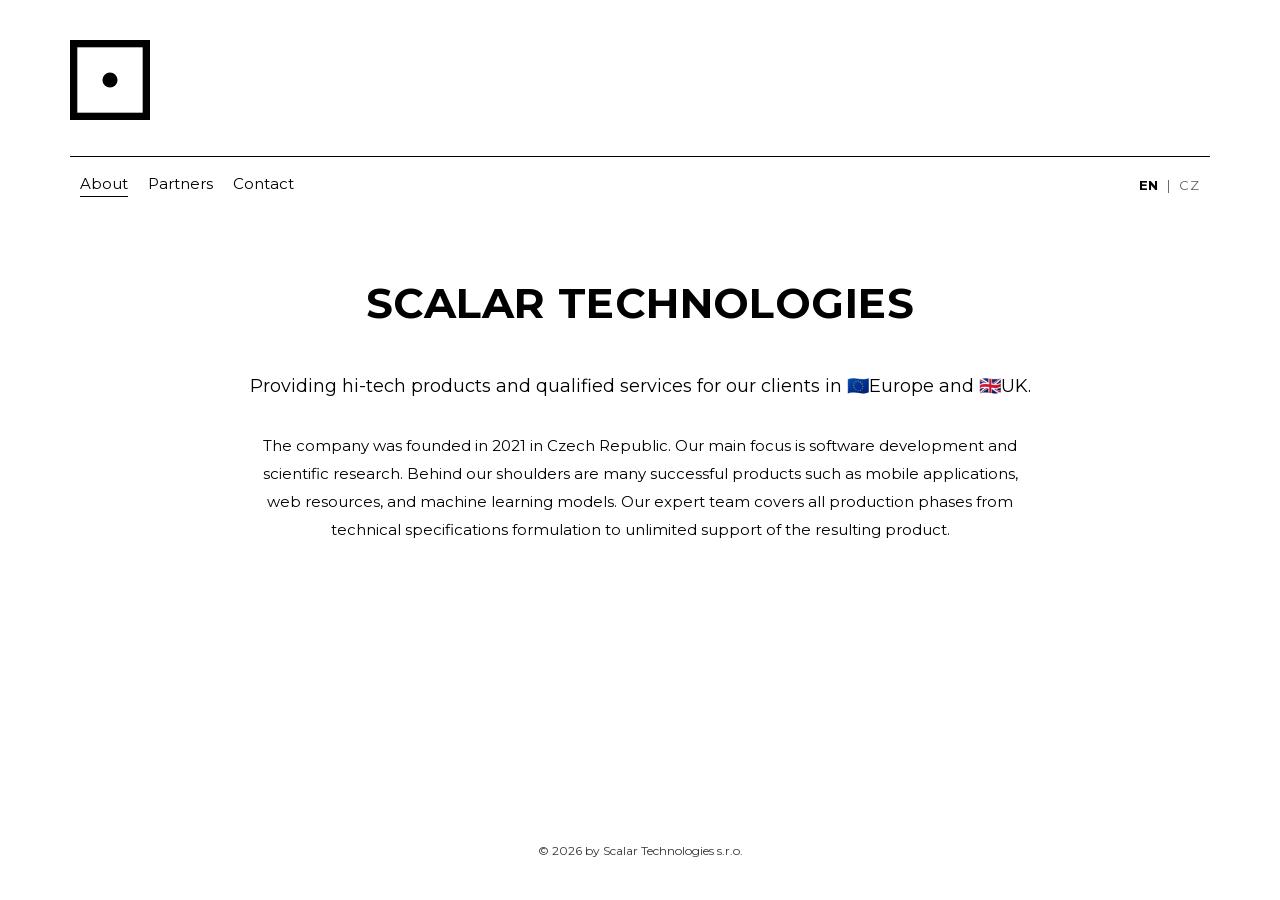
<file: index.html>
<!doctype html>
<html lang="en">
<head>
  <meta charset="utf-8">
  <meta name="viewport" content="width=device-width, initial-scale=1">
  <title>Scalar Technologies — Software development &amp; scientific research</title>
  <meta name="description" content="Scalar Technologies s.r.o. is a Prague-based company providing hi-tech products and qualified services in software development and scientific research for clients in Europe and the UK.">
  <link rel="canonical" href="https://scalar.cc/">
  <link rel="alternate" hreflang="en" href="https://scalar.cc/">
  <link rel="alternate" hreflang="cs" href="https://scalar.cc/cs/">
  <link rel="alternate" hreflang="x-default" href="https://scalar.cc/">
  <meta name="theme-color" content="#000000">

  <meta property="og:locale" content="en_US">
  <meta property="og:locale:alternate" content="cs_CZ">
  <meta property="og:type" content="website">
  <meta property="og:site_name" content="Scalar Technologies">
  <meta property="og:title" content="Scalar Technologies">
  <meta property="og:description" content="Providing hi-tech products and qualified services for our clients in Europe and UK.">
  <meta property="og:url" content="https://scalar.cc/">
  <meta property="og:image" content="https://scalar.cc/assets/img/og-image.png">
  <meta name="twitter:card" content="summary_large_image">

  <link rel="icon" href="favicon.svg" type="image/svg+xml">
  <link rel="icon" href="favicon.ico" sizes="any">
  <link rel="apple-touch-icon" href="apple-touch-icon.png">
  <link rel="preload" href="assets/fonts/montserrat-latin.woff2" as="font" type="font/woff2" crossorigin>
  <link rel="stylesheet" href="assets/css/style.css">

  <script type="application/ld+json">
  {
    "@context": "https://schema.org",
    "@type": "Organization",
    "name": "Scalar Technologies s.r.o.",
    "url": "https://scalar.cc/",
    "logo": "https://scalar.cc/assets/img/scalar-wordmark.png",
    "email": "info@scalar.cc",
    "foundingDate": "2021",
    "taxID": "CZ13979132",
    "vatID": "CZ13979132",
    "address": {
      "@type": "PostalAddress",
      "streetAddress": "Evropská 516/10",
      "addressLocality": "Praha 6 – Dejvice",
      "postalCode": "160 00",
      "addressCountry": "CZ"
    }
  }
  </script>
</head>
<body>
  <a class="skip-link" href="#main">Skip to content</a>

  <header class="site-header wrap">
    <a class="brand" href="./" aria-label="Scalar Technologies — home">
      <svg viewBox="0 0 175 175" aria-hidden="true"><rect x="8" y="8" width="159" height="159" fill="none" stroke="currentColor" stroke-width="16"/><circle cx="87.5" cy="87.5" r="16.5" fill="currentColor"/></svg>
    </a>
    <nav class="site-nav" aria-label="Main">
      <ul>
        <li><a href="./" aria-current="page">About</a></li>
        <li><a href="clients">Partners</a></li>
        <li><a href="contact">Contact</a></li>
        <li class="lang"><span aria-current="true" title="English">EN</span><a href="cs/" hreflang="cs" lang="cs" title="Česky">CZ</a></li>
      </ul>
    </nav>
  </header>

  <main id="main" class="wrap">
    <h1 class="page-title">Scalar Technologies</h1>

    <p class="lead">
      Providing hi-tech products and qualified services for our clients in
      <span class="nowrap"><span class="flag" role="img" aria-label="European Union">🇪🇺</span>Europe</span> and
      <span class="nowrap"><span class="flag" role="img" aria-label="United Kingdom">🇬🇧</span>UK.</span>
    </p>

    <div class="prose">
      <p>
        The company was founded in 2021 in Czech Republic. Our main focus is software
        development and scientific research. Behind our shoulders are many successful
        products such as mobile applications, web resources, and machine learning models.
        Our expert team covers all production phases from technical specifications
        formulation to unlimited support of the resulting product.
      </p>
    </div>
  </main>

  <footer class="site-footer wrap">
    <p class="copyright">© <span data-year>2026</span> by Scalar Technologies s.r.o.</p>
  </footer>

  <script src="assets/js/main.js" defer></script>
</body>
</html>
</file>
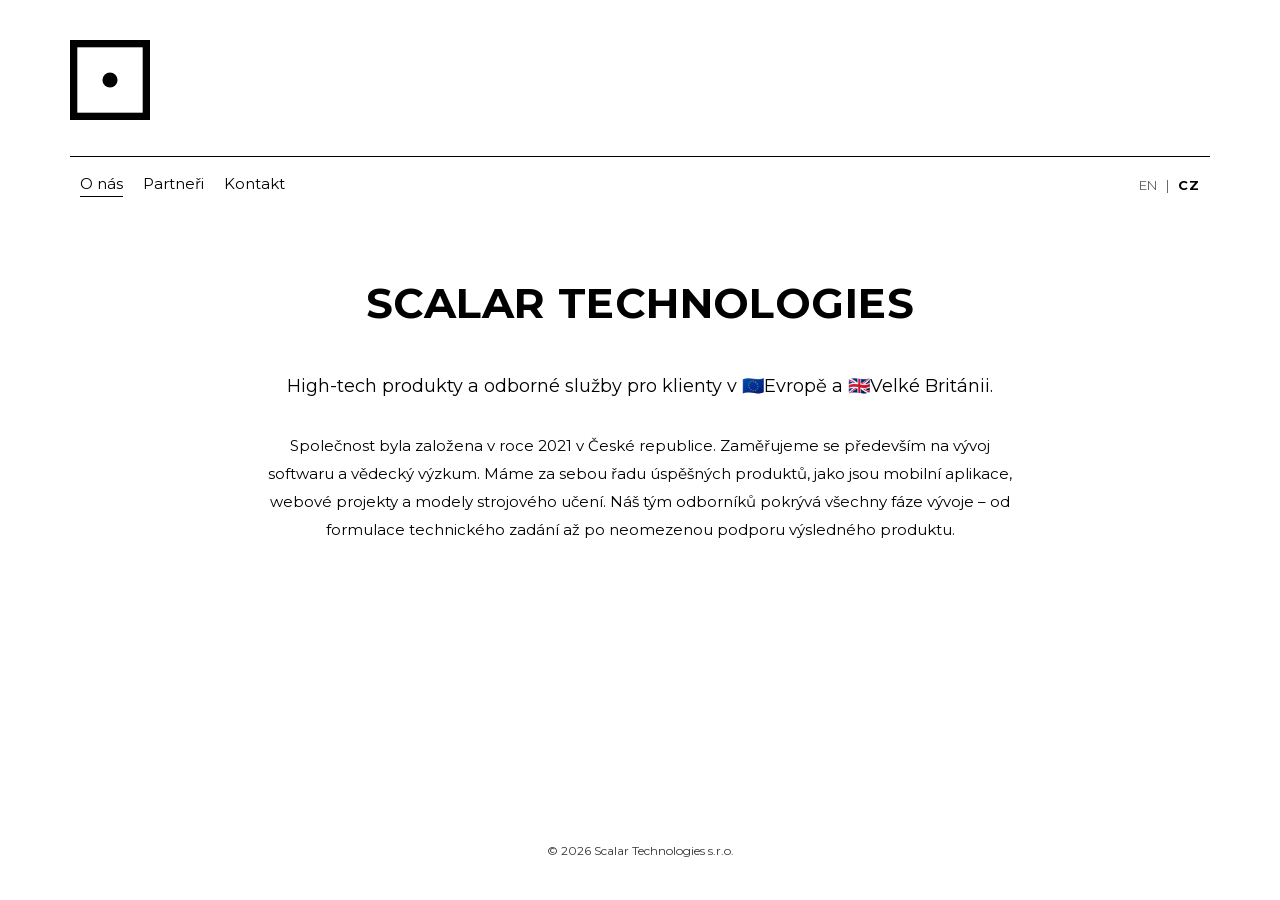
<file: cs/index.html>
<!doctype html>
<html lang="cs">
<head>
  <meta charset="utf-8">
  <meta name="viewport" content="width=device-width, initial-scale=1">
  <title>Scalar Technologies — Vývoj softwaru a vědecký výzkum</title>
  <meta name="description" content="Scalar Technologies s.r.o. je pražská společnost, která poskytuje high-tech produkty a kvalifikované služby v oblasti vývoje softwaru a vědeckého výzkumu klientům v Evropě a Velké Británii.">
  <link rel="canonical" href="https://scalar.cc/cs/">
  <link rel="alternate" hreflang="en" href="https://scalar.cc/">
  <link rel="alternate" hreflang="cs" href="https://scalar.cc/cs/">
  <link rel="alternate" hreflang="x-default" href="https://scalar.cc/">
  <meta name="theme-color" content="#000000">

  <meta property="og:locale" content="cs_CZ">
  <meta property="og:locale:alternate" content="en_US">
  <meta property="og:type" content="website">
  <meta property="og:site_name" content="Scalar Technologies">
  <meta property="og:title" content="Scalar Technologies">
  <meta property="og:description" content="High-tech produkty a odborné služby pro klienty v Evropě a Velké Británii.">
  <meta property="og:url" content="https://scalar.cc/cs/">
  <meta property="og:image" content="https://scalar.cc/assets/img/og-image.png">
  <meta name="twitter:card" content="summary_large_image">

  <link rel="icon" href="../favicon.svg" type="image/svg+xml">
  <link rel="icon" href="../favicon.ico" sizes="any">
  <link rel="apple-touch-icon" href="../apple-touch-icon.png">
  <link rel="preload" href="../assets/fonts/montserrat-latin.woff2" as="font" type="font/woff2" crossorigin>
  <link rel="stylesheet" href="../assets/css/style.css">
</head>
<body>
  <a class="skip-link" href="#main">Přejít na obsah</a>

  <header class="site-header wrap">
    <a class="brand" href="./" aria-label="Scalar Technologies — úvod">
      <svg viewBox="0 0 175 175" aria-hidden="true"><rect x="8" y="8" width="159" height="159" fill="none" stroke="currentColor" stroke-width="16"/><circle cx="87.5" cy="87.5" r="16.5" fill="currentColor"/></svg>
    </a>
    <nav class="site-nav" aria-label="Hlavní navigace">
      <ul>
        <li><a href="./" aria-current="page">O nás</a></li>
        <li><a href="klienti">Partneři</a></li>
        <li><a href="kontakt">Kontakt</a></li>
        <li class="lang"><a href="../" hreflang="en" lang="en" title="English">EN</a><span aria-current="true" title="Česky">CZ</span></li>
      </ul>
    </nav>
  </header>

  <main id="main" class="wrap">
    <h1 class="page-title">Scalar Technologies</h1>

    <p class="lead">
      High-tech produkty a odborné služby pro klienty v
      <span class="nowrap"><span class="flag" role="img" aria-label="Evropská unie">🇪🇺</span>Evropě</span> a
      <span class="nowrap"><span class="flag" role="img" aria-label="Spojené království">🇬🇧</span>Velké Británii.</span>
    </p>

    <div class="prose">
      <p>
        Společnost byla založena v roce 2021 v České republice. Zaměřujeme se především
        na vývoj softwaru a vědecký výzkum. Máme za sebou řadu úspěšných produktů, jako
        jsou mobilní aplikace, webové projekty a modely strojového učení. Náš tým
        odborníků pokrývá všechny fáze vývoje – od formulace technického zadání až po
        neomezenou podporu výsledného produktu.
      </p>
    </div>
  </main>

  <footer class="site-footer wrap">
    <p class="copyright">© <span data-year>2026</span> Scalar Technologies s.r.o.</p>
  </footer>

  <script src="../assets/js/main.js" defer></script>
</body>
</html>
</file>
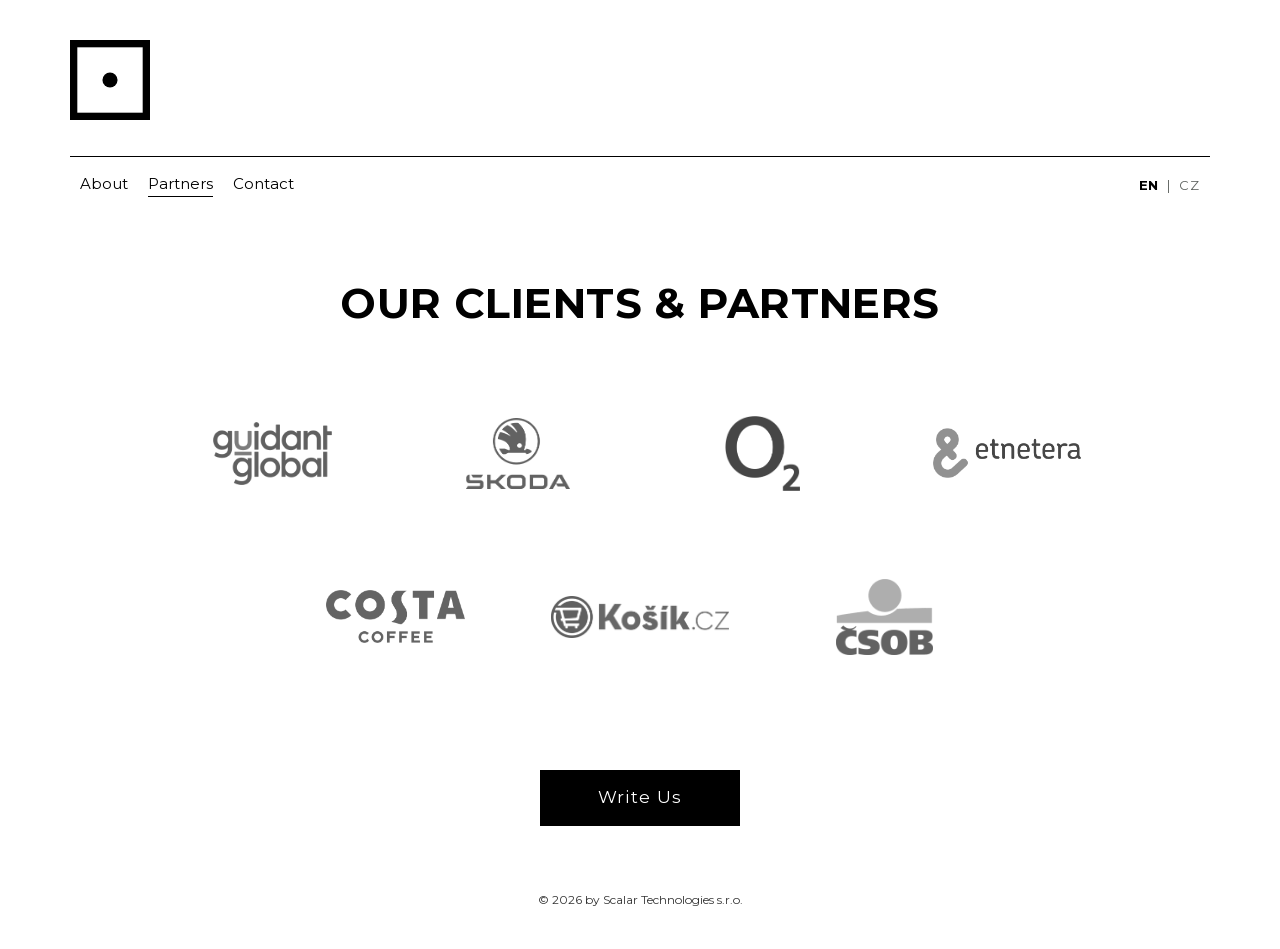
<file: clients.html>
<!doctype html>
<html lang="en">
<head>
  <meta charset="utf-8">
  <meta name="viewport" content="width=device-width, initial-scale=1">
  <title>Clients &amp; Partners — Scalar Technologies</title>
  <meta name="description" content="Companies Scalar Technologies has worked with: Guidant Global, Škoda, O2, Etnetera, Costa Coffee, Košík.cz and ČSOB.">
  <link rel="canonical" href="https://scalar.cc/clients">
  <link rel="alternate" hreflang="en" href="https://scalar.cc/clients">
  <link rel="alternate" hreflang="cs" href="https://scalar.cc/cs/klienti">
  <link rel="alternate" hreflang="x-default" href="https://scalar.cc/clients">
  <meta name="theme-color" content="#000000">

  <meta property="og:locale" content="en_US">
  <meta property="og:locale:alternate" content="cs_CZ">
  <meta property="og:type" content="website">
  <meta property="og:site_name" content="Scalar Technologies">
  <meta property="og:title" content="Our Clients &amp; Partners — Scalar Technologies">
  <meta property="og:description" content="Companies Scalar Technologies has worked with.">
  <meta property="og:url" content="https://scalar.cc/clients">
  <meta property="og:image" content="https://scalar.cc/assets/img/og-image.png">
  <meta name="twitter:card" content="summary_large_image">

  <link rel="icon" href="favicon.svg" type="image/svg+xml">
  <link rel="icon" href="favicon.ico" sizes="any">
  <link rel="apple-touch-icon" href="apple-touch-icon.png">
  <link rel="preload" href="assets/fonts/montserrat-latin.woff2" as="font" type="font/woff2" crossorigin>
  <link rel="stylesheet" href="assets/css/style.css">
</head>
<body>
  <a class="skip-link" href="#main">Skip to content</a>

  <header class="site-header wrap">
    <a class="brand" href="./" aria-label="Scalar Technologies — home">
      <svg viewBox="0 0 175 175" aria-hidden="true"><rect x="8" y="8" width="159" height="159" fill="none" stroke="currentColor" stroke-width="16"/><circle cx="87.5" cy="87.5" r="16.5" fill="currentColor"/></svg>
    </a>
    <nav class="site-nav" aria-label="Main">
      <ul>
        <li><a href="./">About</a></li>
        <li><a href="clients" aria-current="page">Partners</a></li>
        <li><a href="contact">Contact</a></li>
        <li class="lang"><span aria-current="true" title="English">EN</span><a href="cs/klienti" hreflang="cs" lang="cs" title="Česky">CZ</a></li>
      </ul>
    </nav>
  </header>

  <main id="main">
    <div class="wrap">
      <h1 class="page-title">Our Clients &amp; Partners</h1>
    </div>

    <ul class="partners wrap" aria-label="Clients and partners">
      <li><img src="assets/img/logos/guidant-global.png" alt="Guidant Global" width="316" height="166" style="--r:1.38"></li>
      <li><img src="assets/img/logos/skoda.png" alt="Škoda" width="247" height="170" style="--r:1.21"></li>
      <li><img src="assets/img/logos/o2.png" alt="O2" width="173" height="170" style="--r:0.88"></li>
      <li><img src="assets/img/logos/etnetera.png" alt="Etnetera" width="501" height="170" style="--r:1.72"></li>
      <li><img src="assets/img/logos/costa-coffee.png" alt="Costa Coffee" width="445" height="170" style="--r:1.62"></li>
      <li><img src="assets/img/logos/kosik.png" alt="Košík.cz" width="725" height="170" style="--r:2.07"></li>
      <li><img src="assets/img/logos/csob.png" alt="ČSOB" width="222" height="174" style="--r:1.13"></li>
    </ul>

    <p class="center wrap"><a class="btn" href="mailto:info@scalar.cc">Write Us</a></p>
  </main>

  <footer class="site-footer wrap">
    <p class="copyright">© <span data-year>2026</span> by Scalar Technologies s.r.o.</p>
  </footer>

  <script src="assets/js/main.js" defer></script>
</body>
</html>
</file>
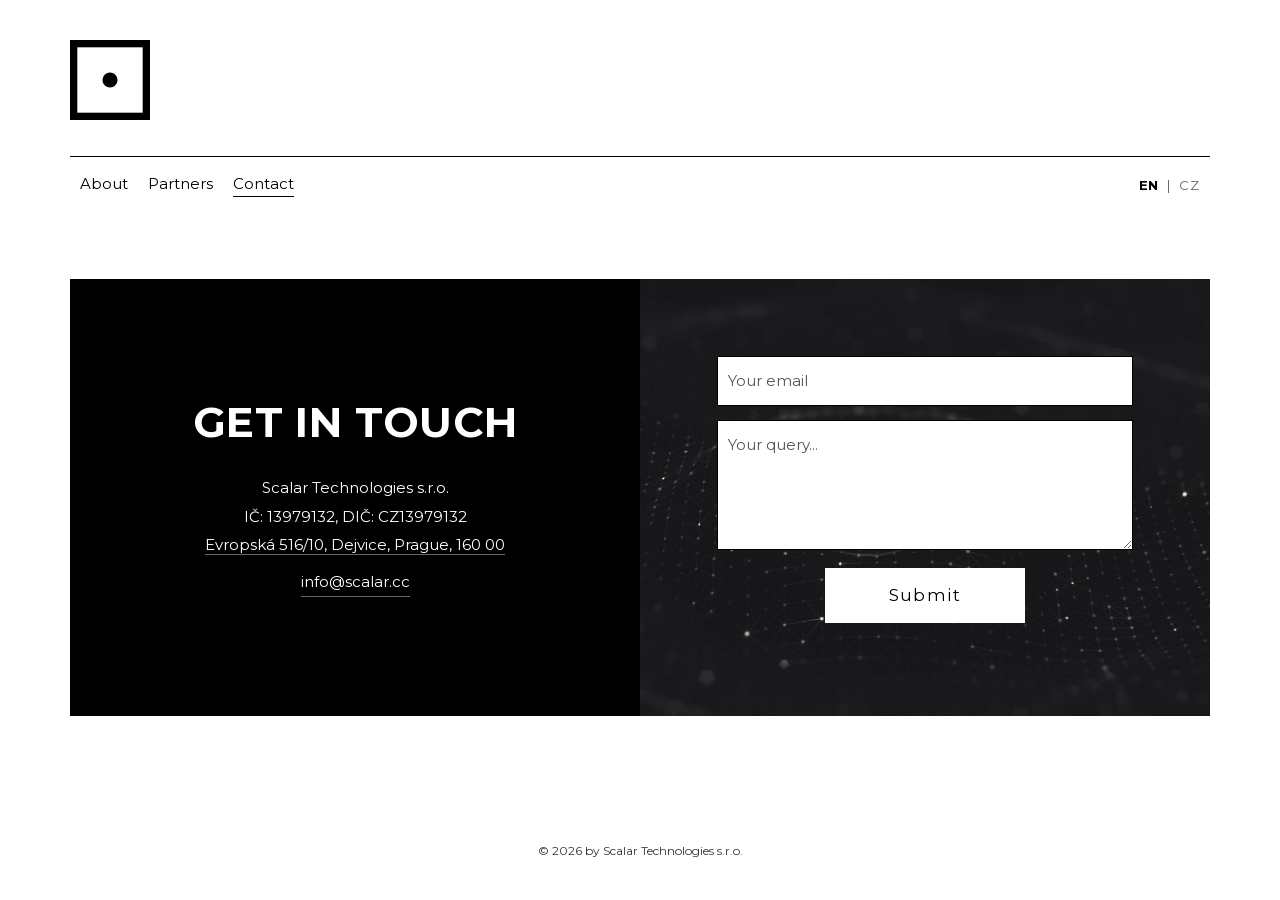
<file: contact.html>
<!doctype html>
<html lang="en">
<head>
  <meta charset="utf-8">
  <meta name="viewport" content="width=device-width, initial-scale=1">
  <title>Contact — Scalar Technologies</title>
  <meta name="description" content="Get in touch with Scalar Technologies s.r.o. — Evropská 516/10, Dejvice, Prague. info@scalar.cc">
  <link rel="canonical" href="https://scalar.cc/contact">
  <link rel="alternate" hreflang="en" href="https://scalar.cc/contact">
  <link rel="alternate" hreflang="cs" href="https://scalar.cc/cs/kontakt">
  <link rel="alternate" hreflang="x-default" href="https://scalar.cc/contact">
  <meta name="theme-color" content="#000000">

  <meta property="og:locale" content="en_US">
  <meta property="og:locale:alternate" content="cs_CZ">
  <meta property="og:type" content="website">
  <meta property="og:site_name" content="Scalar Technologies">
  <meta property="og:title" content="Contact — Scalar Technologies">
  <meta property="og:description" content="Get in touch with Scalar Technologies s.r.o.">
  <meta property="og:url" content="https://scalar.cc/contact">
  <meta property="og:image" content="https://scalar.cc/assets/img/og-image.png">
  <meta name="twitter:card" content="summary_large_image">

  <link rel="icon" href="favicon.svg" type="image/svg+xml">
  <link rel="icon" href="favicon.ico" sizes="any">
  <link rel="apple-touch-icon" href="apple-touch-icon.png">
  <link rel="preload" href="assets/fonts/montserrat-latin.woff2" as="font" type="font/woff2" crossorigin>
  <link rel="stylesheet" href="assets/css/style.css">
</head>
<body>
  <a class="skip-link" href="#main">Skip to content</a>

  <header class="site-header wrap">
    <a class="brand" href="./" aria-label="Scalar Technologies — home">
      <svg viewBox="0 0 175 175" aria-hidden="true"><rect x="8" y="8" width="159" height="159" fill="none" stroke="currentColor" stroke-width="16"/><circle cx="87.5" cy="87.5" r="16.5" fill="currentColor"/></svg>
    </a>
    <nav class="site-nav" aria-label="Main">
      <ul>
        <li><a href="./">About</a></li>
        <li><a href="clients">Partners</a></li>
        <li><a href="contact" aria-current="page">Contact</a></li>
        <li class="lang"><span aria-current="true" title="English">EN</span><a href="cs/kontakt" hreflang="cs" lang="cs" title="Česky">CZ</a></li>
      </ul>
    </nav>
  </header>

  <main id="main" class="wrap">
    <section class="contact" aria-labelledby="contact-title">
      <div class="contact__info">
        <h1 class="page-title" id="contact-title">Get in Touch</h1>
        <address>
          Scalar Technologies s.r.o.<br>
          IČ: 13979132, DIČ: CZ13979132<br>
          <a href="https://maps.google.com/?q=Evropsk%C3%A1+516%2F10%2C+160+00+Praha+6" target="_blank" rel="noopener">Evropská 516/10, Dejvice, Prague, <span class="nowrap">160 00</span></a><br>
          <a class="email" href="mailto:info@scalar.cc">info@scalar.cc</a>
        </address>
      </div>

      <div class="contact__form-wrap">
        <form class="contact-form" data-mailto-form="info@scalar.cc" action="mailto:info@scalar.cc" method="post" enctype="text/plain">
          <label for="email">Your email</label>
          <input id="email" name="email" type="email" placeholder="Your email" autocomplete="email" required>
          <label for="message">Your query</label>
          <textarea id="message" name="message" placeholder="Your query..." required></textarea>
          <button class="btn btn--light" type="submit">Submit</button>
          <p class="form-note" data-form-note aria-live="polite"></p>
        </form>
      </div>
    </section>
  </main>

  <footer class="site-footer wrap">
    <p class="copyright">© <span data-year>2026</span> by Scalar Technologies s.r.o.</p>
  </footer>

  <script src="assets/js/main.js" defer></script>
</body>
</html>
</file>
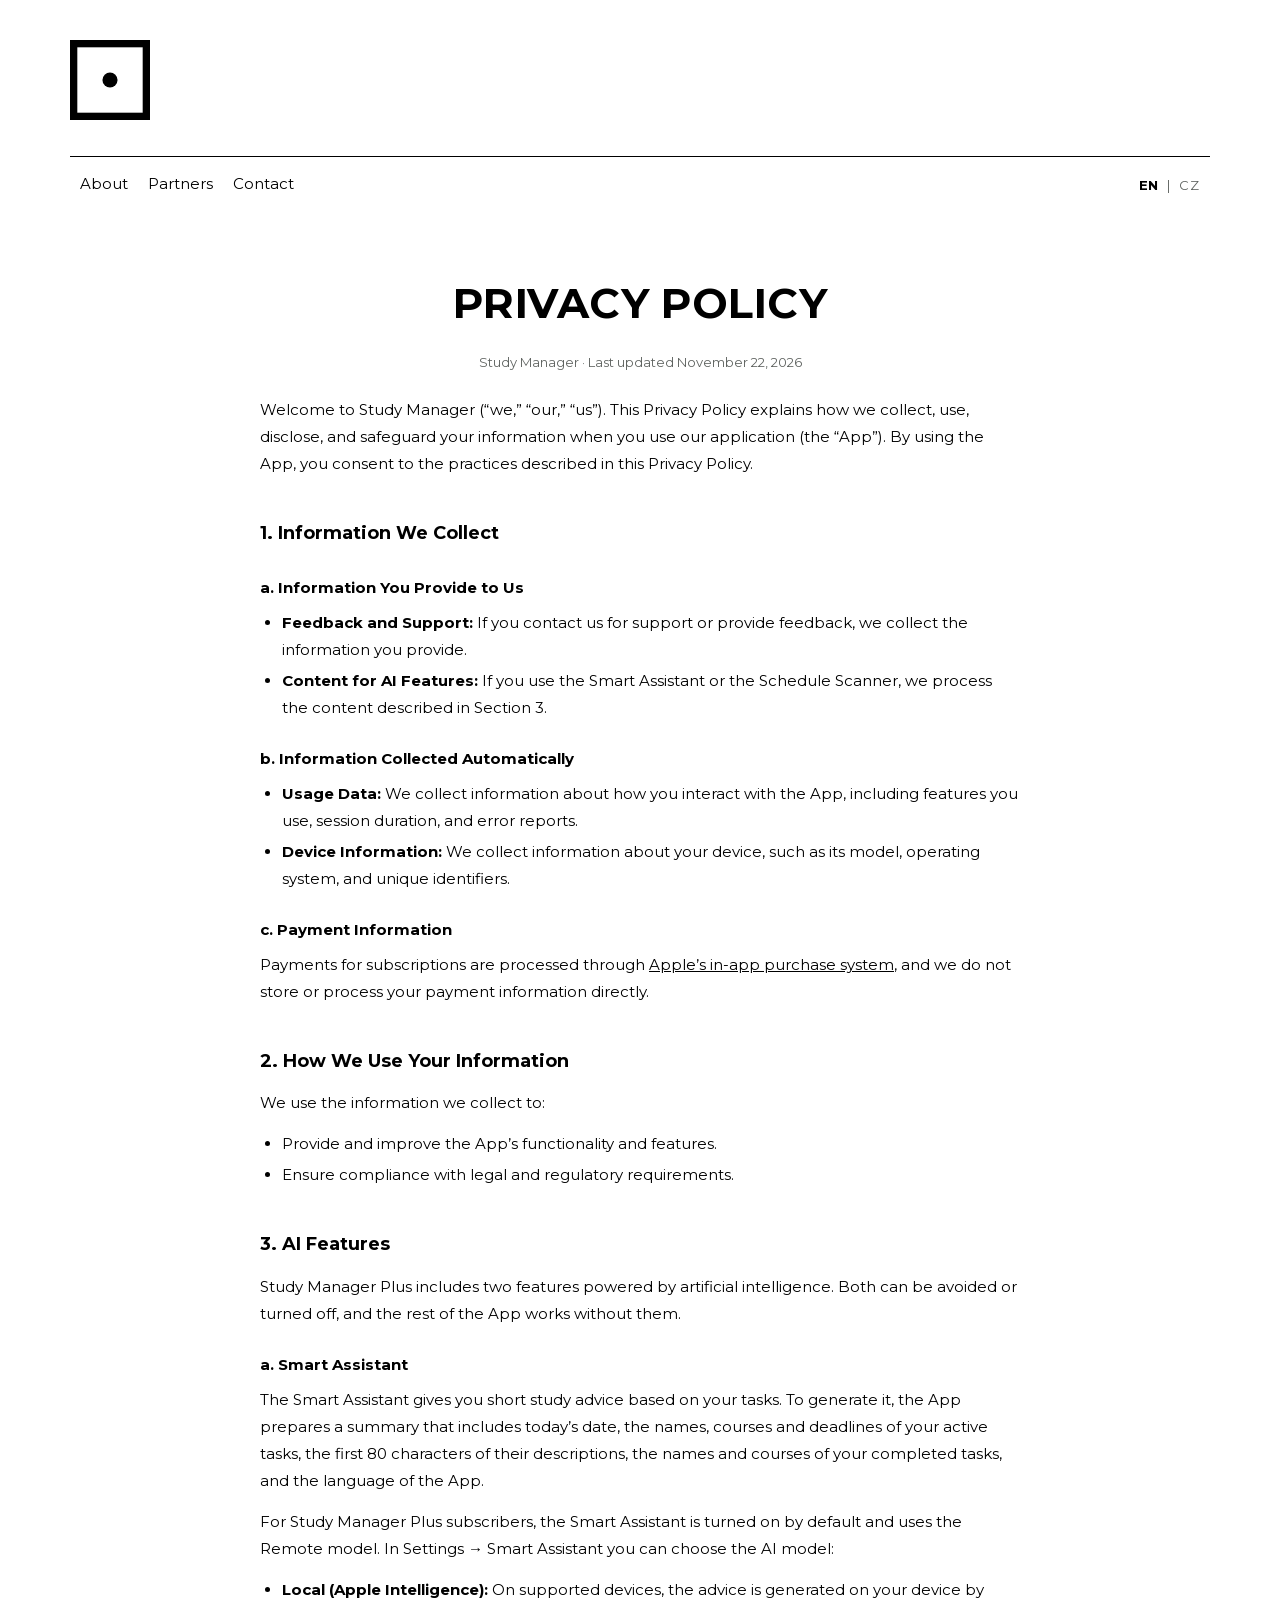
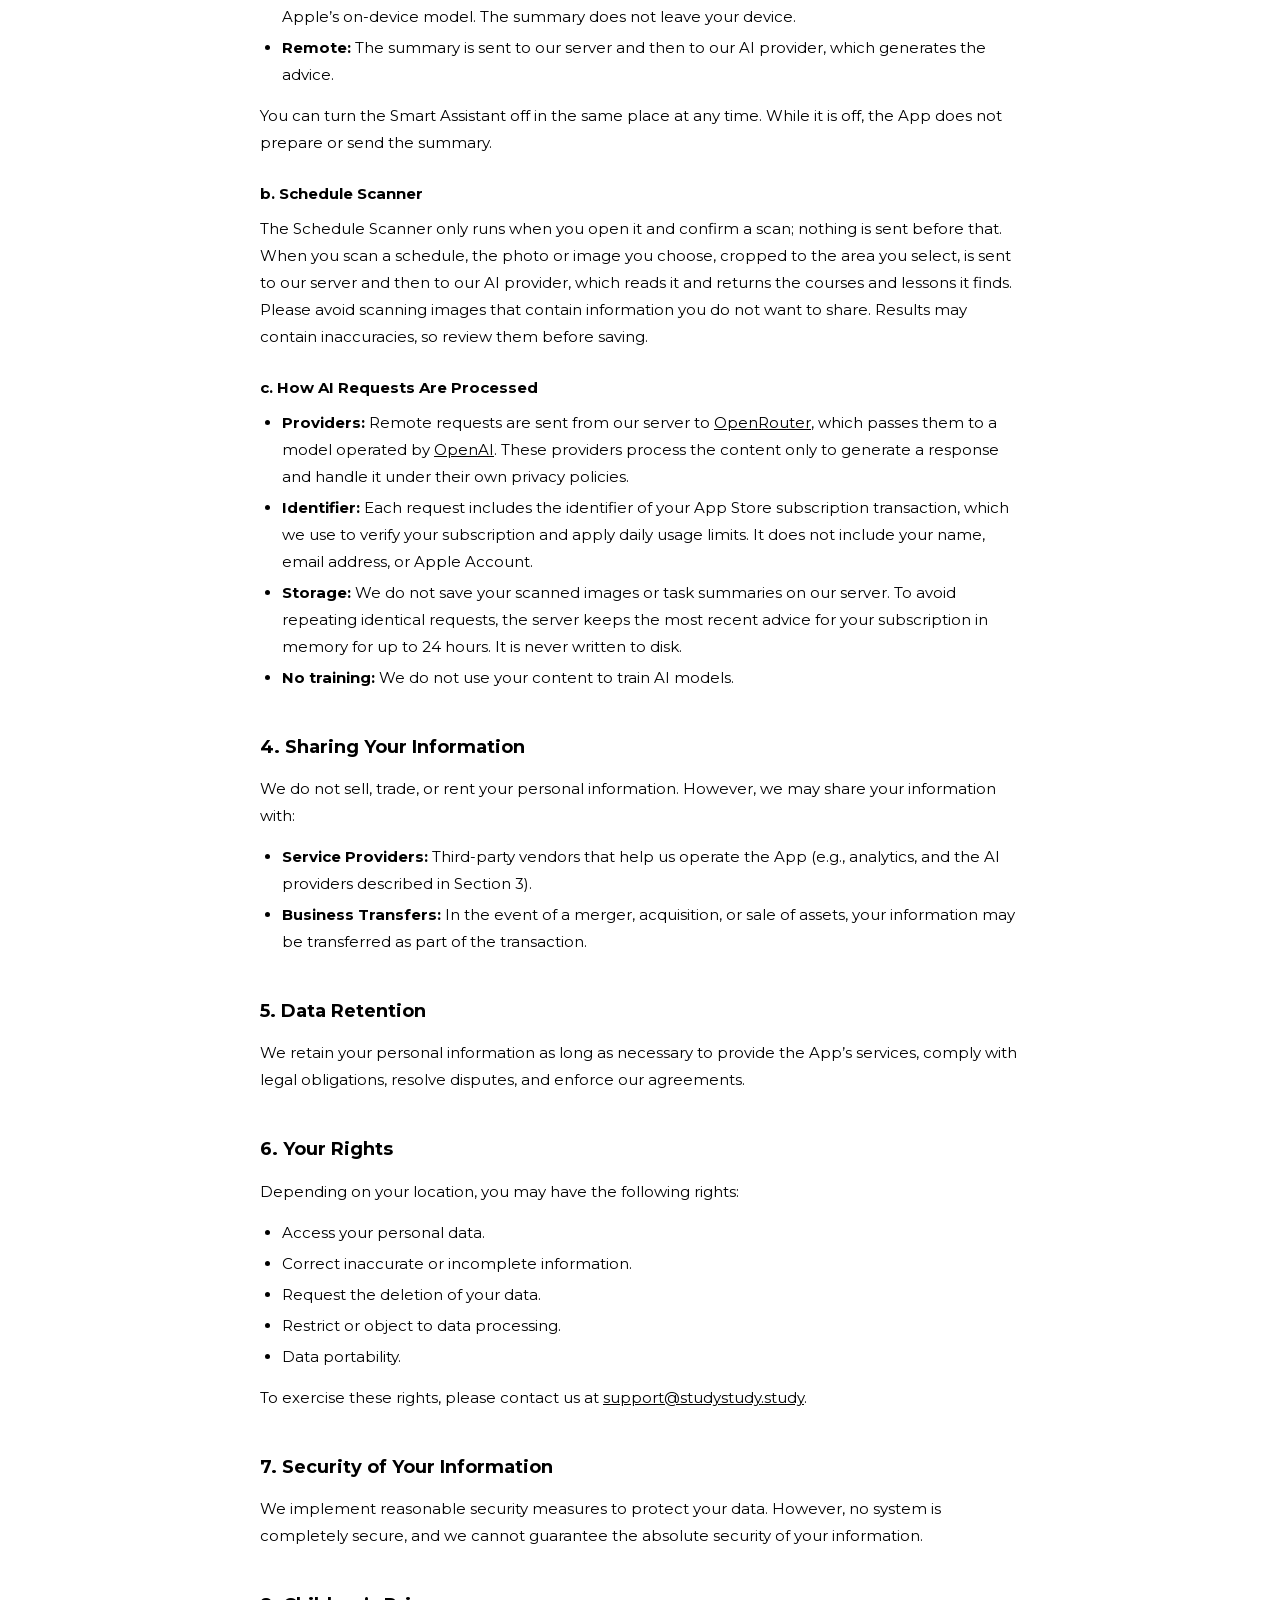
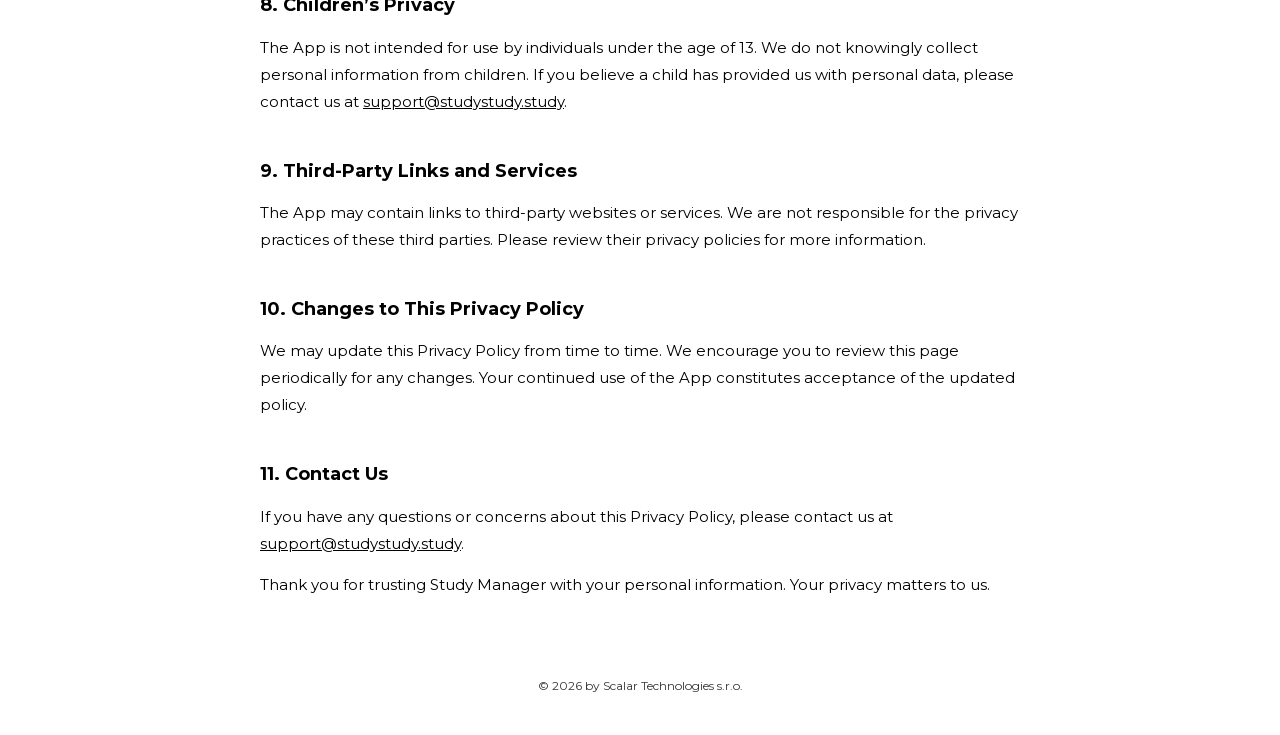
<file: study-manager-privacy-policy.html>
<!doctype html>
<html lang="en">
<head>
  <meta charset="utf-8">
  <meta name="viewport" content="width=device-width, initial-scale=1">
  <title>Study Manager — Privacy Policy — Scalar Technologies</title>
  <meta name="description" content="Privacy Policy for the Study Manager app by Scalar Technologies s.r.o.">
  <link rel="canonical" href="https://scalar.cc/study-manager-privacy-policy">
  <link rel="alternate" hreflang="en" href="https://scalar.cc/study-manager-privacy-policy">
  <link rel="alternate" hreflang="cs" href="https://scalar.cc/cs/study-manager-ochrana-soukromi">
  <link rel="alternate" hreflang="x-default" href="https://scalar.cc/study-manager-privacy-policy">
  <meta name="theme-color" content="#000000">

  <link rel="icon" href="favicon.svg" type="image/svg+xml">
  <link rel="icon" href="favicon.ico" sizes="any">
  <link rel="apple-touch-icon" href="apple-touch-icon.png">
  <link rel="preload" href="assets/fonts/montserrat-latin.woff2" as="font" type="font/woff2" crossorigin>
  <link rel="stylesheet" href="assets/css/style.css">
</head>
<body>
  <a class="skip-link" href="#main">Skip to content</a>

  <header class="site-header wrap">
    <a class="brand" href="./" aria-label="Scalar Technologies — home">
      <svg viewBox="0 0 175 175" aria-hidden="true"><rect x="8" y="8" width="159" height="159" fill="none" stroke="currentColor" stroke-width="16"/><circle cx="87.5" cy="87.5" r="16.5" fill="currentColor"/></svg>
    </a>
    <nav class="site-nav" aria-label="Main">
      <ul>
        <li><a href="./">About</a></li>
        <li><a href="clients">Partners</a></li>
        <li><a href="contact">Contact</a></li>
        <li class="lang"><span aria-current="true" title="English">EN</span><a href="cs/study-manager-ochrana-soukromi" hreflang="cs" lang="cs" title="Česky">CZ</a></li>
      </ul>
    </nav>
  </header>

  <main id="main" class="wrap">
    <h1 class="page-title">Privacy Policy</h1>
    <p class="meta">Study Manager · Last updated November 22, 2026</p>

    <article class="legal">
      <p>Welcome to Study Manager (“we,” “our,” “us”). This Privacy Policy explains how we collect, use, disclose, and safeguard your information when you use our application (the “App”). By using the App, you consent to the practices described in this Privacy Policy.</p>

      <h2>1. Information We Collect</h2>
      <h3>a. Information You Provide to Us</h3>
      <ul>
        <li><strong>Feedback and Support:</strong> If you contact us for support or provide feedback, we collect the information you provide.</li>
        <li><strong>Content for AI Features:</strong> If you use the Smart Assistant or the Schedule Scanner, we process the content described in Section 3.</li>
      </ul>
      <h3>b. Information Collected Automatically</h3>
      <ul>
        <li><strong>Usage Data:</strong> We collect information about how you interact with the App, including features you use, session duration, and error reports.</li>
        <li><strong>Device Information:</strong> We collect information about your device, such as its model, operating system, and unique identifiers.</li>
      </ul>
      <h3>c. Payment Information</h3>
      <p>Payments for subscriptions are processed through <a href="https://www.apple.com/privacy/" target="_blank" rel="noopener">Apple’s in-app purchase system</a>, and we do not store or process your payment information directly.</p>

      <h2>2. How We Use Your Information</h2>
      <p>We use the information we collect to:</p>
      <ul>
        <li>Provide and improve the App’s functionality and features.</li>
        <li>Ensure compliance with legal and regulatory requirements.</li>
      </ul>

      <h2>3. AI Features</h2>
      <p>Study Manager Plus includes two features powered by artificial intelligence. Both can be avoided or turned off, and the rest of the App works without them.</p>
      <h3>a. Smart Assistant</h3>
      <p>The Smart Assistant gives you short study advice based on your tasks. To generate it, the App prepares a summary that includes today’s date, the names, courses and deadlines of your active tasks, the first 80 characters of their descriptions, the names and courses of your completed tasks, and the language of the App.</p>
      <p>For Study Manager Plus subscribers, the Smart Assistant is turned on by default and uses the Remote model. In Settings → Smart Assistant you can choose the AI model:</p>
      <ul>
        <li><strong>Local (Apple Intelligence):</strong> On supported devices, the advice is generated on your device by Apple’s on-device model. The summary does not leave your device.</li>
        <li><strong>Remote:</strong> The summary is sent to our server and then to our AI provider, which generates the advice.</li>
      </ul>
      <p>You can turn the Smart Assistant off in the same place at any time. While it is off, the App does not prepare or send the summary.</p>
      <h3>b. Schedule Scanner</h3>
      <p>The Schedule Scanner only runs when you open it and confirm a scan; nothing is sent before that. When you scan a schedule, the photo or image you choose, cropped to the area you select, is sent to our server and then to our AI provider, which reads it and returns the courses and lessons it finds. Please avoid scanning images that contain information you do not want to share. Results may contain inaccuracies, so review them before saving.</p>
      <h3>c. How AI Requests Are Processed</h3>
      <ul>
        <li><strong>Providers:</strong> Remote requests are sent from our server to <a href="https://openrouter.ai/privacy" target="_blank" rel="noopener">OpenRouter</a>, which passes them to a model operated by <a href="https://openai.com/policies/privacy-policy/" target="_blank" rel="noopener">OpenAI</a>. These providers process the content only to generate a response and handle it under their own privacy policies.</li>
        <li><strong>Identifier:</strong> Each request includes the identifier of your App Store subscription transaction, which we use to verify your subscription and apply daily usage limits. It does not include your name, email address, or Apple Account.</li>
        <li><strong>Storage:</strong> We do not save your scanned images or task summaries on our server. To avoid repeating identical requests, the server keeps the most recent advice for your subscription in memory for up to 24 hours. It is never written to disk.</li>
        <li><strong>No training:</strong> We do not use your content to train AI models.</li>
      </ul>

      <h2>4. Sharing Your Information</h2>
      <p>We do not sell, trade, or rent your personal information. However, we may share your information with:</p>
      <ul>
        <li><strong>Service Providers:</strong> Third-party vendors that help us operate the App (e.g., analytics, and the AI providers described in Section 3).</li>
        <li><strong>Business Transfers:</strong> In the event of a merger, acquisition, or sale of assets, your information may be transferred as part of the transaction.</li>
      </ul>

      <h2>5. Data Retention</h2>
      <p>We retain your personal information as long as necessary to provide the App’s services, comply with legal obligations, resolve disputes, and enforce our agreements.</p>

      <h2>6. Your Rights</h2>
      <p>Depending on your location, you may have the following rights:</p>
      <ul>
        <li>Access your personal data.</li>
        <li>Correct inaccurate or incomplete information.</li>
        <li>Request the deletion of your data.</li>
        <li>Restrict or object to data processing.</li>
        <li>Data portability.</li>
      </ul>
      <p>To exercise these rights, please contact us at <a href="mailto:support@studystudy.study">support@studystudy.study</a>.</p>

      <h2>7. Security of Your Information</h2>
      <p>We implement reasonable security measures to protect your data. However, no system is completely secure, and we cannot guarantee the absolute security of your information.</p>

      <h2>8. Children’s Privacy</h2>
      <p>The App is not intended for use by individuals under the age of 13. We do not knowingly collect personal information from children. If you believe a child has provided us with personal data, please contact us at <a href="mailto:support@studystudy.study">support@studystudy.study</a>.</p>

      <h2>9. Third-Party Links and Services</h2>
      <p>The App may contain links to third-party websites or services. We are not responsible for the privacy practices of these third parties. Please review their privacy policies for more information.</p>

      <h2>10. Changes to This Privacy Policy</h2>
      <p>We may update this Privacy Policy from time to time. We encourage you to review this page periodically for any changes. Your continued use of the App constitutes acceptance of the updated policy.</p>

      <h2>11. Contact Us</h2>
      <p>If you have any questions or concerns about this Privacy Policy, please contact us at <a href="mailto:support@studystudy.study">support@studystudy.study</a>.</p>

      <p>Thank you for trusting Study Manager with your personal information. Your privacy matters to us.</p>
    </article>
  </main>

  <footer class="site-footer wrap">
    <p class="copyright">© <span data-year>2026</span> by Scalar Technologies s.r.o.</p>
  </footer>

  <script src="assets/js/main.js" defer></script>
</body>
</html>
</file>
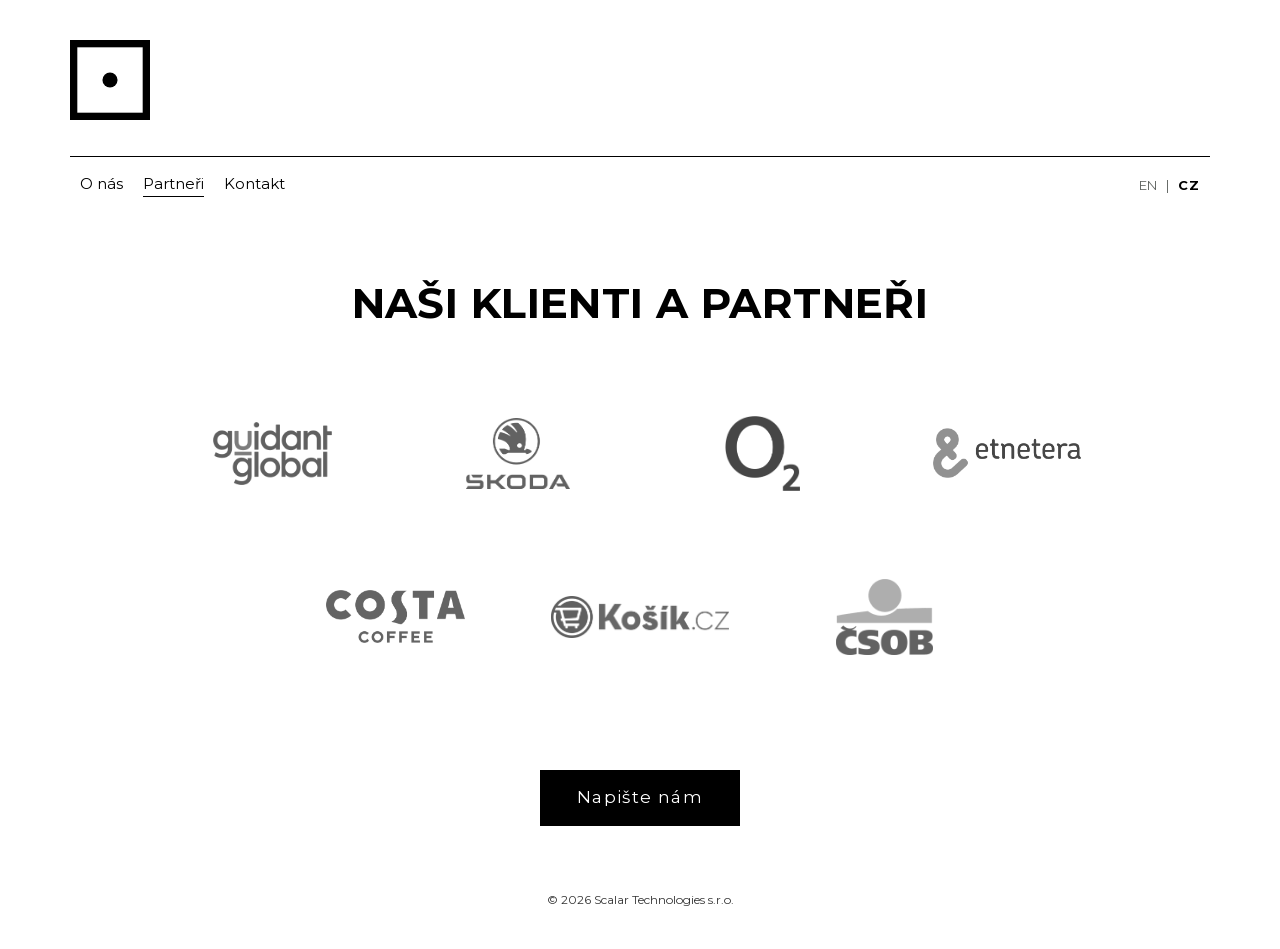
<file: cs/klienti.html>
<!doctype html>
<html lang="cs">
<head>
  <meta charset="utf-8">
  <meta name="viewport" content="width=device-width, initial-scale=1">
  <title>Klienti a partneři — Scalar Technologies</title>
  <meta name="description" content="Společnosti, se kterými Scalar Technologies spolupracuje: Guidant Global, Škoda, O2, Etnetera, Costa Coffee, Košík.cz a ČSOB.">
  <link rel="canonical" href="https://scalar.cc/cs/klienti">
  <link rel="alternate" hreflang="en" href="https://scalar.cc/clients">
  <link rel="alternate" hreflang="cs" href="https://scalar.cc/cs/klienti">
  <link rel="alternate" hreflang="x-default" href="https://scalar.cc/clients">
  <meta name="theme-color" content="#000000">

  <meta property="og:locale" content="cs_CZ">
  <meta property="og:locale:alternate" content="en_US">
  <meta property="og:type" content="website">
  <meta property="og:site_name" content="Scalar Technologies">
  <meta property="og:title" content="Naši klienti a partneři — Scalar Technologies">
  <meta property="og:description" content="Společnosti, se kterými Scalar Technologies spolupracuje.">
  <meta property="og:url" content="https://scalar.cc/cs/klienti">
  <meta property="og:image" content="https://scalar.cc/assets/img/og-image.png">
  <meta name="twitter:card" content="summary_large_image">

  <link rel="icon" href="../favicon.svg" type="image/svg+xml">
  <link rel="icon" href="../favicon.ico" sizes="any">
  <link rel="apple-touch-icon" href="../apple-touch-icon.png">
  <link rel="preload" href="../assets/fonts/montserrat-latin.woff2" as="font" type="font/woff2" crossorigin>
  <link rel="stylesheet" href="../assets/css/style.css">
</head>
<body>
  <a class="skip-link" href="#main">Přejít na obsah</a>

  <header class="site-header wrap">
    <a class="brand" href="./" aria-label="Scalar Technologies — úvod">
      <svg viewBox="0 0 175 175" aria-hidden="true"><rect x="8" y="8" width="159" height="159" fill="none" stroke="currentColor" stroke-width="16"/><circle cx="87.5" cy="87.5" r="16.5" fill="currentColor"/></svg>
    </a>
    <nav class="site-nav" aria-label="Hlavní navigace">
      <ul>
        <li><a href="./">O nás</a></li>
        <li><a href="klienti" aria-current="page">Partneři</a></li>
        <li><a href="kontakt">Kontakt</a></li>
        <li class="lang"><a href="../clients" hreflang="en" lang="en" title="English">EN</a><span aria-current="true" title="Česky">CZ</span></li>
      </ul>
    </nav>
  </header>

  <main id="main">
    <div class="wrap">
      <h1 class="page-title">Naši klienti a partneři</h1>
    </div>

    <ul class="partners wrap" aria-label="Klienti a partneři">
      <li><img src="../assets/img/logos/guidant-global.png" alt="Guidant Global" width="316" height="166" style="--r:1.38"></li>
      <li><img src="../assets/img/logos/skoda.png" alt="Škoda" width="247" height="170" style="--r:1.21"></li>
      <li><img src="../assets/img/logos/o2.png" alt="O2" width="173" height="170" style="--r:0.88"></li>
      <li><img src="../assets/img/logos/etnetera.png" alt="Etnetera" width="501" height="170" style="--r:1.72"></li>
      <li><img src="../assets/img/logos/costa-coffee.png" alt="Costa Coffee" width="445" height="170" style="--r:1.62"></li>
      <li><img src="../assets/img/logos/kosik.png" alt="Košík.cz" width="725" height="170" style="--r:2.07"></li>
      <li><img src="../assets/img/logos/csob.png" alt="ČSOB" width="222" height="174" style="--r:1.13"></li>
    </ul>

    <p class="center wrap"><a class="btn" href="mailto:info@scalar.cc">Napište nám</a></p>
  </main>

  <footer class="site-footer wrap">
    <p class="copyright">© <span data-year>2026</span> Scalar Technologies s.r.o.</p>
  </footer>

  <script src="../assets/js/main.js" defer></script>
</body>
</html>
</file>
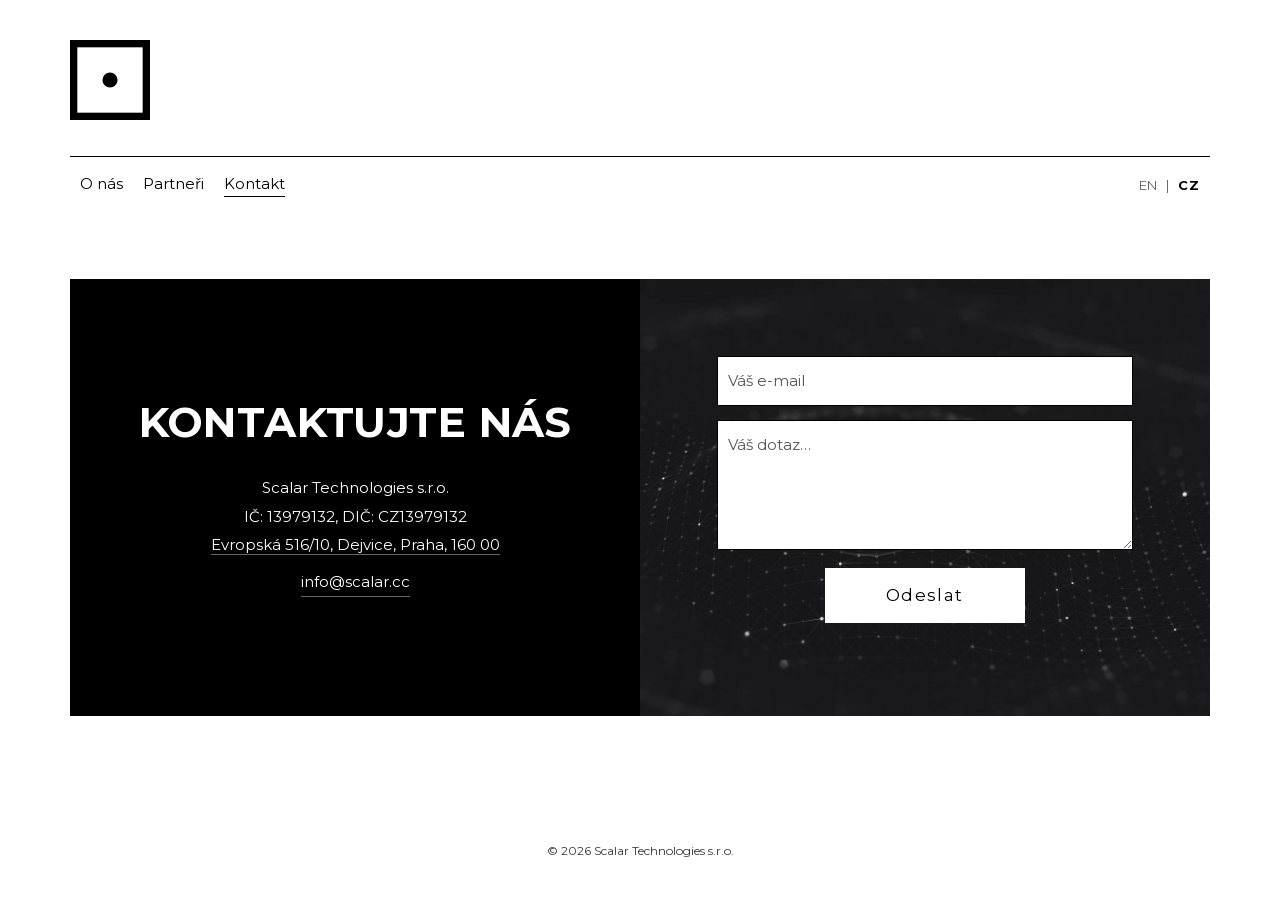
<file: cs/kontakt.html>
<!doctype html>
<html lang="cs">
<head>
  <meta charset="utf-8">
  <meta name="viewport" content="width=device-width, initial-scale=1">
  <title>Kontakt — Scalar Technologies</title>
  <meta name="description" content="Kontaktujte Scalar Technologies s.r.o. — Evropská 516/10, Dejvice, Praha. info@scalar.cc">
  <link rel="canonical" href="https://scalar.cc/cs/kontakt">
  <link rel="alternate" hreflang="en" href="https://scalar.cc/contact">
  <link rel="alternate" hreflang="cs" href="https://scalar.cc/cs/kontakt">
  <link rel="alternate" hreflang="x-default" href="https://scalar.cc/contact">
  <meta name="theme-color" content="#000000">

  <meta property="og:locale" content="cs_CZ">
  <meta property="og:locale:alternate" content="en_US">
  <meta property="og:type" content="website">
  <meta property="og:site_name" content="Scalar Technologies">
  <meta property="og:title" content="Kontakt — Scalar Technologies">
  <meta property="og:description" content="Kontaktujte Scalar Technologies s.r.o.">
  <meta property="og:url" content="https://scalar.cc/cs/kontakt">
  <meta property="og:image" content="https://scalar.cc/assets/img/og-image.png">
  <meta name="twitter:card" content="summary_large_image">

  <link rel="icon" href="../favicon.svg" type="image/svg+xml">
  <link rel="icon" href="../favicon.ico" sizes="any">
  <link rel="apple-touch-icon" href="../apple-touch-icon.png">
  <link rel="preload" href="../assets/fonts/montserrat-latin.woff2" as="font" type="font/woff2" crossorigin>
  <link rel="stylesheet" href="../assets/css/style.css">
</head>
<body>
  <a class="skip-link" href="#main">Přejít na obsah</a>

  <header class="site-header wrap">
    <a class="brand" href="./" aria-label="Scalar Technologies — úvod">
      <svg viewBox="0 0 175 175" aria-hidden="true"><rect x="8" y="8" width="159" height="159" fill="none" stroke="currentColor" stroke-width="16"/><circle cx="87.5" cy="87.5" r="16.5" fill="currentColor"/></svg>
    </a>
    <nav class="site-nav" aria-label="Hlavní navigace">
      <ul>
        <li><a href="./">O nás</a></li>
        <li><a href="klienti">Partneři</a></li>
        <li><a href="kontakt" aria-current="page">Kontakt</a></li>
        <li class="lang"><a href="../contact" hreflang="en" lang="en" title="English">EN</a><span aria-current="true" title="Česky">CZ</span></li>
      </ul>
    </nav>
  </header>

  <main id="main" class="wrap">
    <section class="contact" aria-labelledby="contact-title">
      <div class="contact__info">
        <h1 class="page-title" id="contact-title">Kontaktujte nás</h1>
        <address>
          Scalar Technologies s.r.o.<br>
          IČ: 13979132, DIČ: CZ13979132<br>
          <a href="https://maps.google.com/?q=Evropsk%C3%A1+516%2F10%2C+160+00+Praha+6" target="_blank" rel="noopener">Evropská 516/10, Dejvice, Praha, <span class="nowrap">160 00</span></a><br>
          <a class="email" href="mailto:info@scalar.cc">info@scalar.cc</a>
        </address>
      </div>

      <div class="contact__form-wrap">
        <form class="contact-form" data-mailto-form="info@scalar.cc"
              data-subject="Dotaz z webu od" data-reply="Odpovědět na:"
              data-note="Nyní by se měla otevřít vaše e-mailová aplikace. Pokud se tak nestane, napište nám přímo na"
              action="mailto:info@scalar.cc" method="post" enctype="text/plain">
          <label for="email">Váš e-mail</label>
          <input id="email" name="email" type="email" placeholder="Váš e-mail" autocomplete="email" required>
          <label for="message">Váš dotaz</label>
          <textarea id="message" name="message" placeholder="Váš dotaz…" required></textarea>
          <button class="btn btn--light" type="submit">Odeslat</button>
          <p class="form-note" data-form-note aria-live="polite"></p>
        </form>
      </div>
    </section>
  </main>

  <footer class="site-footer wrap">
    <p class="copyright">© <span data-year>2026</span> Scalar Technologies s.r.o.</p>
  </footer>

  <script src="../assets/js/main.js" defer></script>
</body>
</html>
</file>
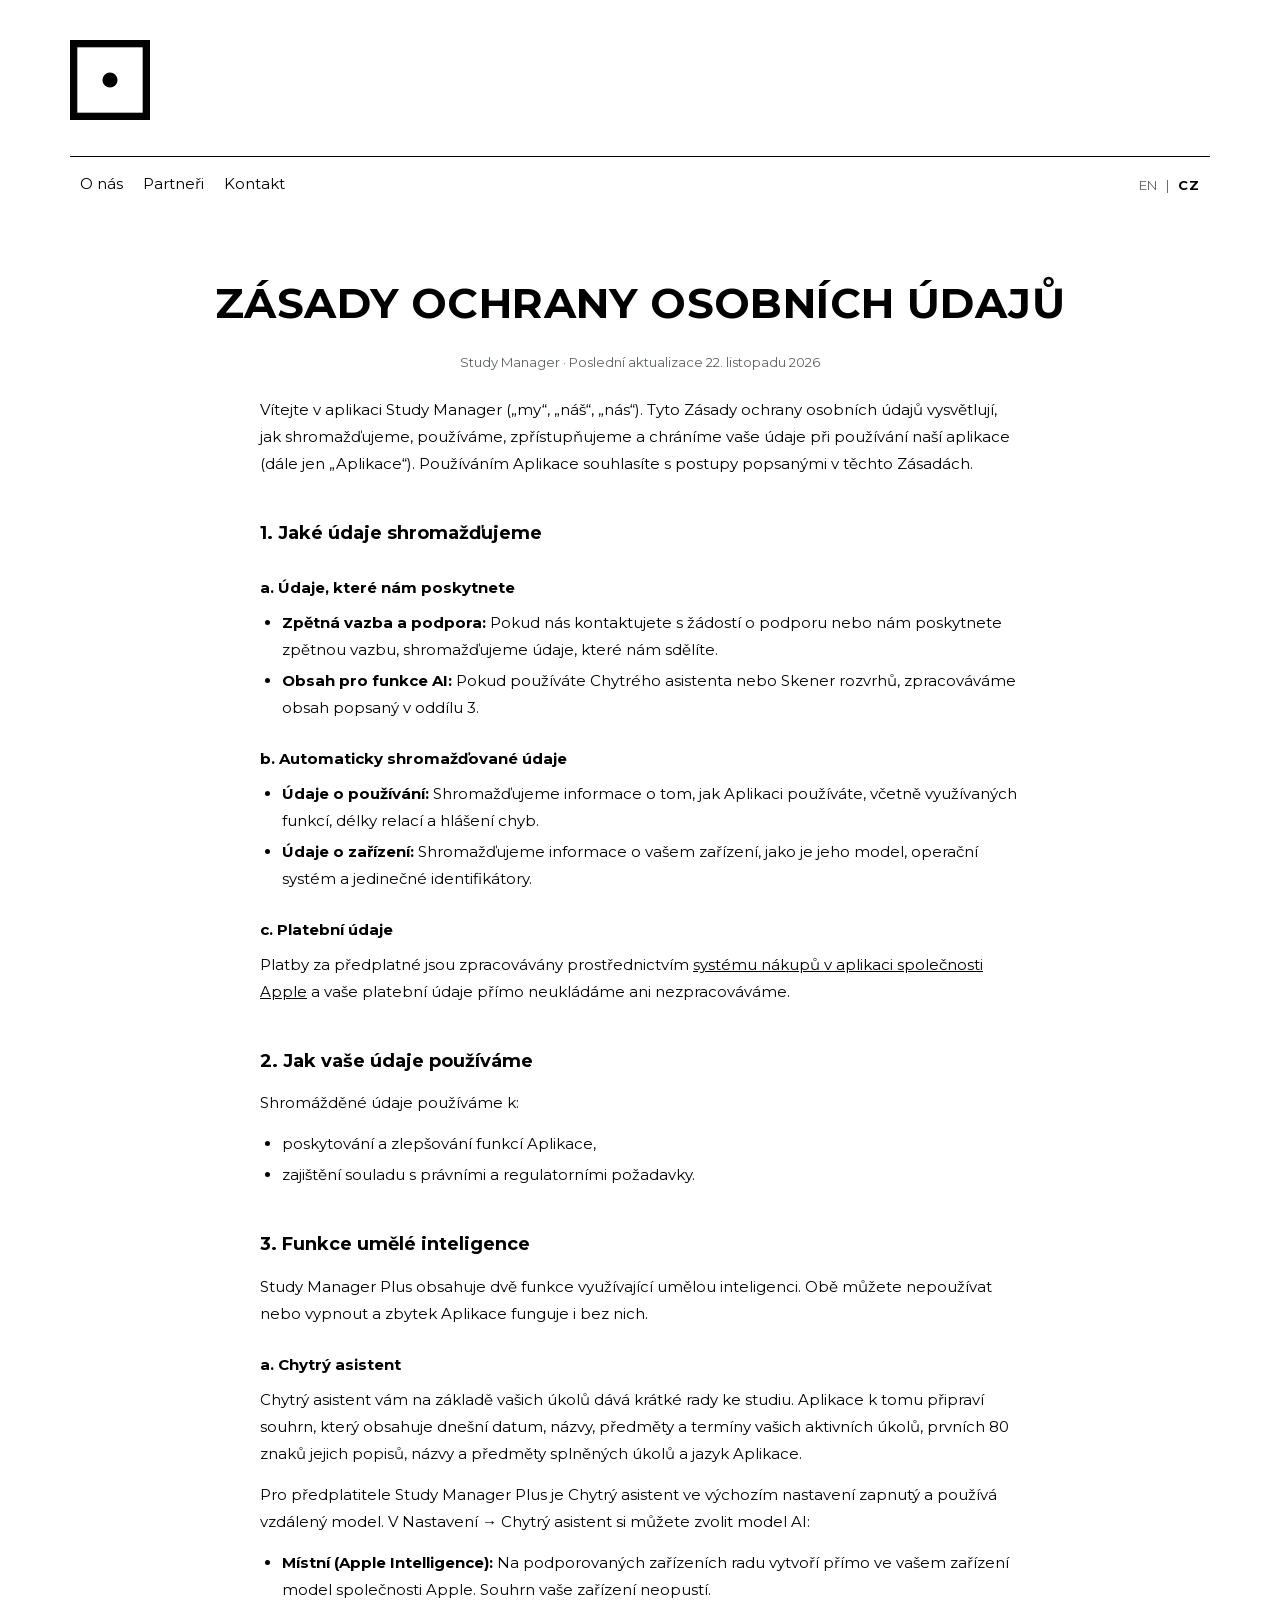
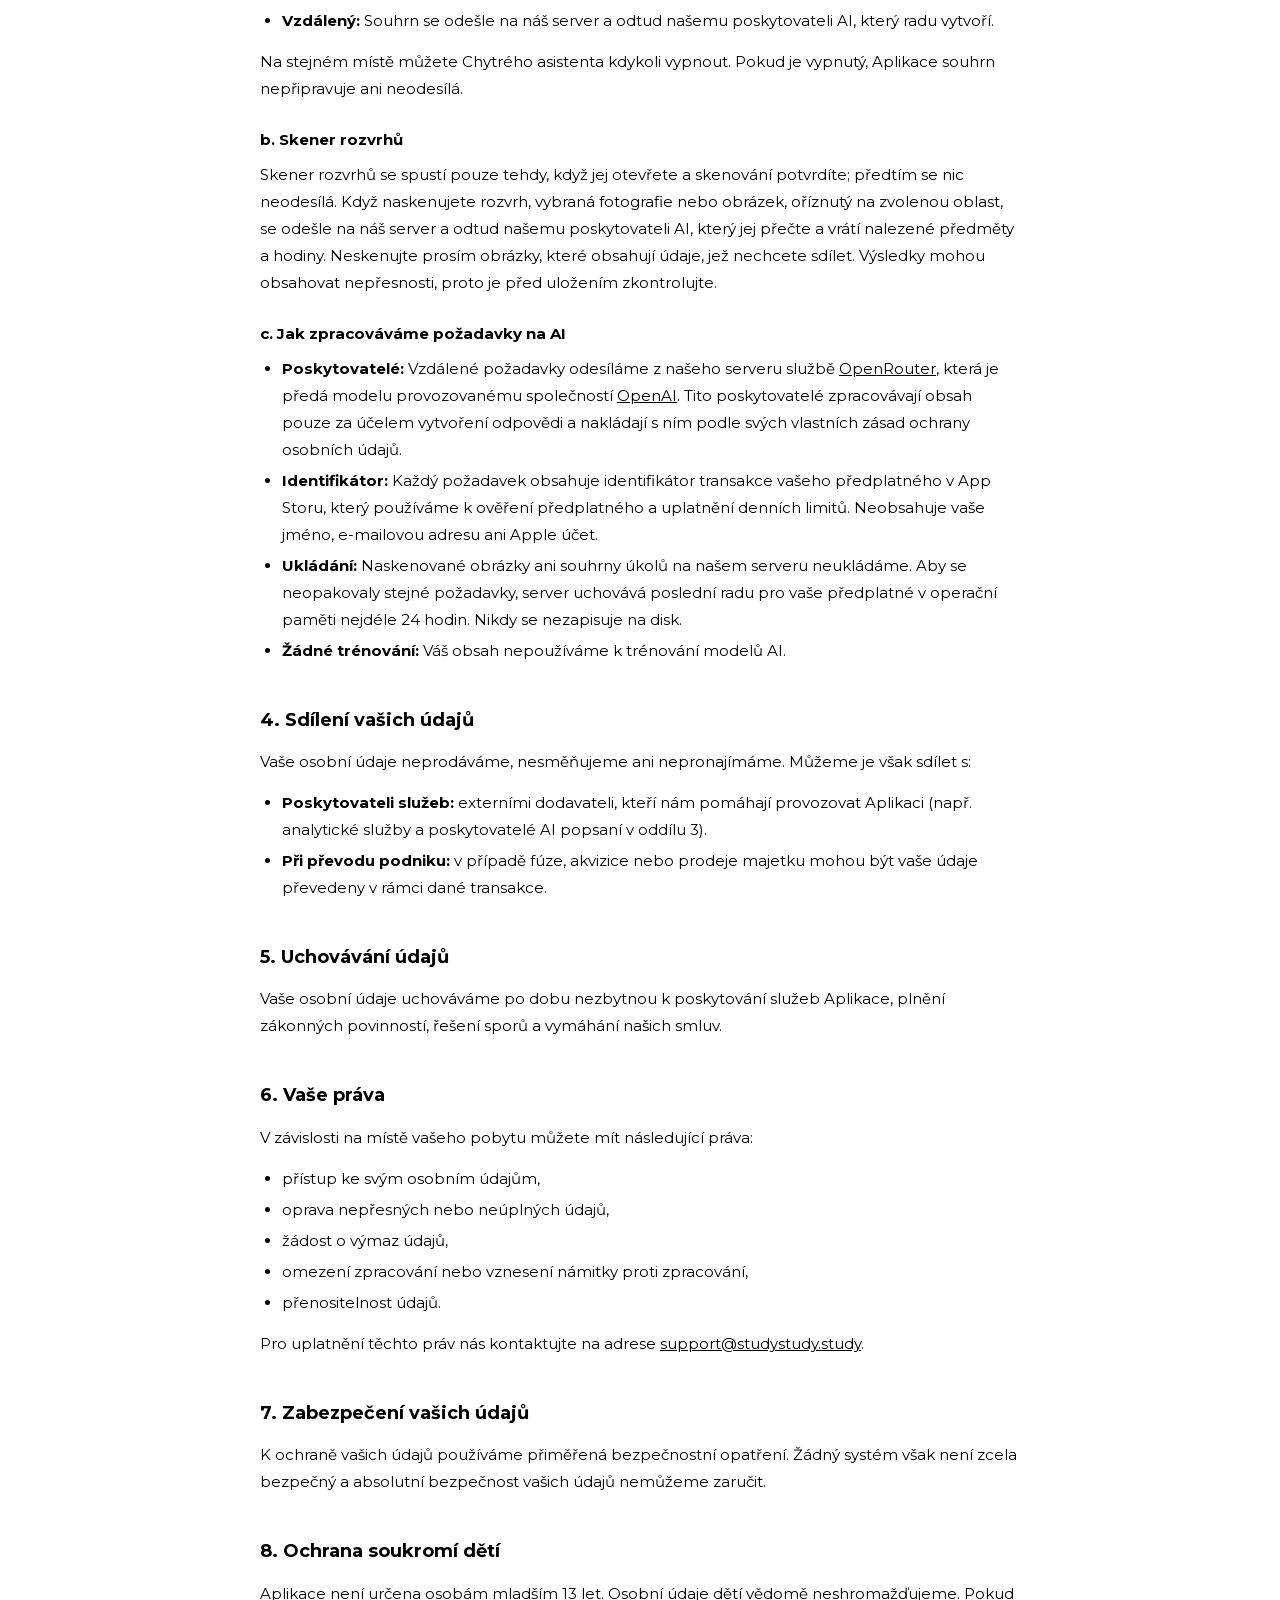
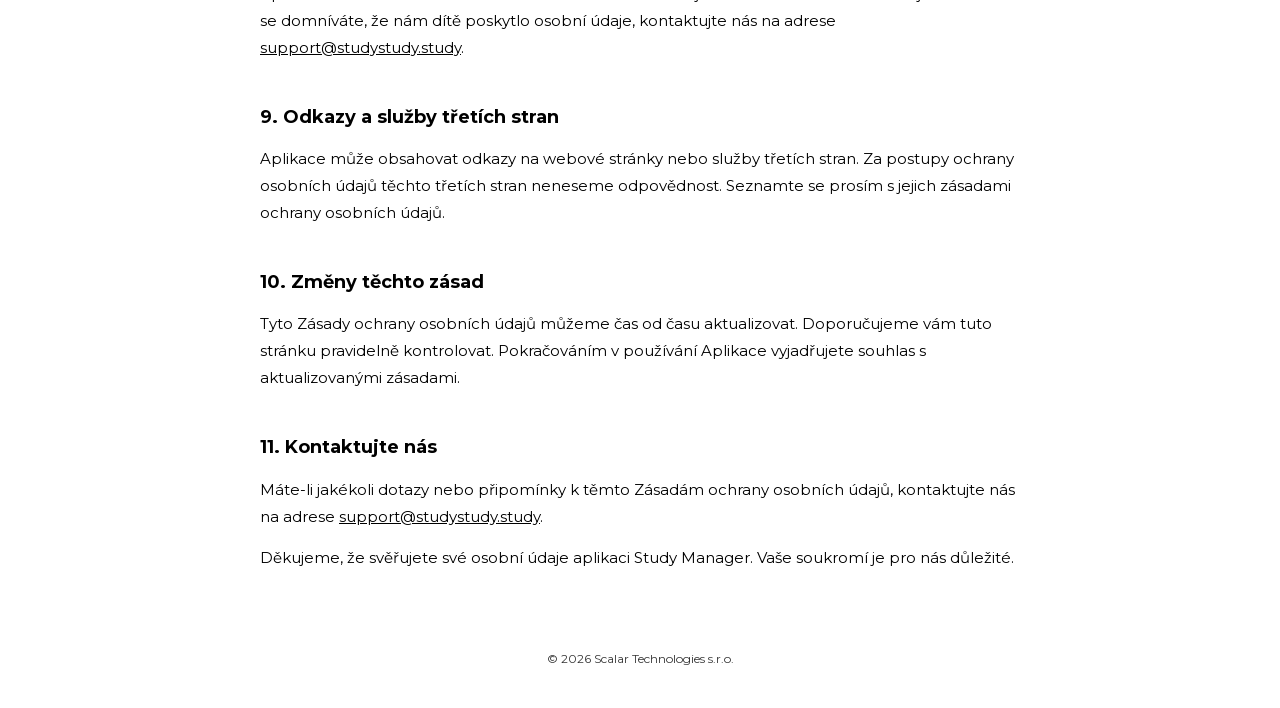
<file: cs/study-manager-ochrana-soukromi.html>
<!doctype html>
<html lang="cs">
<head>
  <meta charset="utf-8">
  <meta name="viewport" content="width=device-width, initial-scale=1">
  <title>Study Manager — Zásady ochrany osobních údajů — Scalar Technologies</title>
  <meta name="description" content="Zásady ochrany osobních údajů aplikace Study Manager od Scalar Technologies s.r.o.">
  <link rel="canonical" href="https://scalar.cc/cs/study-manager-ochrana-soukromi">
  <link rel="alternate" hreflang="en" href="https://scalar.cc/study-manager-privacy-policy">
  <link rel="alternate" hreflang="cs" href="https://scalar.cc/cs/study-manager-ochrana-soukromi">
  <link rel="alternate" hreflang="x-default" href="https://scalar.cc/study-manager-privacy-policy">
  <meta name="theme-color" content="#000000">

  <link rel="icon" href="../favicon.svg" type="image/svg+xml">
  <link rel="icon" href="../favicon.ico" sizes="any">
  <link rel="apple-touch-icon" href="../apple-touch-icon.png">
  <link rel="preload" href="../assets/fonts/montserrat-latin.woff2" as="font" type="font/woff2" crossorigin>
  <link rel="stylesheet" href="../assets/css/style.css">
</head>
<body>
  <a class="skip-link" href="#main">Přejít na obsah</a>

  <header class="site-header wrap">
    <a class="brand" href="./" aria-label="Scalar Technologies — úvod">
      <svg viewBox="0 0 175 175" aria-hidden="true"><rect x="8" y="8" width="159" height="159" fill="none" stroke="currentColor" stroke-width="16"/><circle cx="87.5" cy="87.5" r="16.5" fill="currentColor"/></svg>
    </a>
    <nav class="site-nav" aria-label="Hlavní navigace">
      <ul>
        <li><a href="./">O nás</a></li>
        <li><a href="klienti">Partneři</a></li>
        <li><a href="kontakt">Kontakt</a></li>
        <li class="lang"><a href="../study-manager-privacy-policy" hreflang="en" lang="en" title="English">EN</a><span aria-current="true" title="Česky">CZ</span></li>
      </ul>
    </nav>
  </header>

  <main id="main" class="wrap">
    <h1 class="page-title">Zásady ochrany osobních údajů</h1>
    <p class="meta">Study Manager · Poslední aktualizace 22. listopadu 2026</p>

    <article class="legal">
      <p>Vítejte v aplikaci Study Manager („my“, „náš“, „nás“). Tyto Zásady ochrany osobních údajů vysvětlují, jak shromažďujeme, používáme, zpřístupňujeme a chráníme vaše údaje při používání naší aplikace (dále jen „Aplikace“). Používáním Aplikace souhlasíte s postupy popsanými v těchto Zásadách.</p>

      <h2>1. Jaké údaje shromažďujeme</h2>
      <h3>a. Údaje, které nám poskytnete</h3>
      <ul>
        <li><strong>Zpětná vazba a podpora:</strong> Pokud nás kontaktujete s žádostí o podporu nebo nám poskytnete zpětnou vazbu, shromažďujeme údaje, které nám sdělíte.</li>
        <li><strong>Obsah pro funkce AI:</strong> Pokud používáte Chytrého asistenta nebo Skener rozvrhů, zpracováváme obsah popsaný v oddílu 3.</li>
      </ul>
      <h3>b. Automaticky shromažďované údaje</h3>
      <ul>
        <li><strong>Údaje o používání:</strong> Shromažďujeme informace o tom, jak Aplikaci používáte, včetně využívaných funkcí, délky relací a hlášení chyb.</li>
        <li><strong>Údaje o zařízení:</strong> Shromažďujeme informace o vašem zařízení, jako je jeho model, operační systém a jedinečné identifikátory.</li>
      </ul>
      <h3>c. Platební údaje</h3>
      <p>Platby za předplatné jsou zpracovávány prostřednictvím <a href="https://www.apple.com/cz/privacy/" target="_blank" rel="noopener">systému nákupů v aplikaci společnosti Apple</a> a vaše platební údaje přímo neukládáme ani nezpracováváme.</p>

      <h2>2. Jak vaše údaje používáme</h2>
      <p>Shromážděné údaje používáme k:</p>
      <ul>
        <li>poskytování a zlepšování funkcí Aplikace,</li>
        <li>zajištění souladu s právními a regulatorními požadavky.</li>
      </ul>

      <h2>3. Funkce umělé inteligence</h2>
      <p>Study Manager Plus obsahuje dvě funkce využívající umělou inteligenci. Obě můžete nepoužívat nebo vypnout a zbytek Aplikace funguje i bez nich.</p>
      <h3>a. Chytrý asistent</h3>
      <p>Chytrý asistent vám na základě vašich úkolů dává krátké rady ke studiu. Aplikace k tomu připraví souhrn, který obsahuje dnešní datum, názvy, předměty a termíny vašich aktivních úkolů, prvních 80 znaků jejich popisů, názvy a předměty splněných úkolů a jazyk Aplikace.</p>
      <p>Pro předplatitele Study Manager Plus je Chytrý asistent ve výchozím nastavení zapnutý a používá vzdálený model. V Nastavení → Chytrý asistent si můžete zvolit model AI:</p>
      <ul>
        <li><strong>Místní (Apple Intelligence):</strong> Na podporovaných zařízeních radu vytvoří přímo ve vašem zařízení model společnosti Apple. Souhrn vaše zařízení neopustí.</li>
        <li><strong>Vzdálený:</strong> Souhrn se odešle na náš server a odtud našemu poskytovateli AI, který radu vytvoří.</li>
      </ul>
      <p>Na stejném místě můžete Chytrého asistenta kdykoli vypnout. Pokud je vypnutý, Aplikace souhrn nepřipravuje ani neodesílá.</p>
      <h3>b. Skener rozvrhů</h3>
      <p>Skener rozvrhů se spustí pouze tehdy, když jej otevřete a skenování potvrdíte; předtím se nic neodesílá. Když naskenujete rozvrh, vybraná fotografie nebo obrázek, oříznutý na zvolenou oblast, se odešle na náš server a odtud našemu poskytovateli AI, který jej přečte a vrátí nalezené předměty a hodiny. Neskenujte prosím obrázky, které obsahují údaje, jež nechcete sdílet. Výsledky mohou obsahovat nepřesnosti, proto je před uložením zkontrolujte.</p>
      <h3>c. Jak zpracováváme požadavky na AI</h3>
      <ul>
        <li><strong>Poskytovatelé:</strong> Vzdálené požadavky odesíláme z našeho serveru službě <a href="https://openrouter.ai/privacy" target="_blank" rel="noopener">OpenRouter</a>, která je předá modelu provozovanému společností <a href="https://openai.com/policies/privacy-policy/" target="_blank" rel="noopener">OpenAI</a>. Tito poskytovatelé zpracovávají obsah pouze za účelem vytvoření odpovědi a nakládají s ním podle svých vlastních zásad ochrany osobních údajů.</li>
        <li><strong>Identifikátor:</strong> Každý požadavek obsahuje identifikátor transakce vašeho předplatného v App Storu, který používáme k ověření předplatného a uplatnění denních limitů. Neobsahuje vaše jméno, e-mailovou adresu ani Apple účet.</li>
        <li><strong>Ukládání:</strong> Naskenované obrázky ani souhrny úkolů na našem serveru neukládáme. Aby se neopakovaly stejné požadavky, server uchovává poslední radu pro vaše předplatné v operační paměti nejdéle 24 hodin. Nikdy se nezapisuje na disk.</li>
        <li><strong>Žádné trénování:</strong> Váš obsah nepoužíváme k trénování modelů AI.</li>
      </ul>

      <h2>4. Sdílení vašich údajů</h2>
      <p>Vaše osobní údaje neprodáváme, nesměňujeme ani nepronajímáme. Můžeme je však sdílet s:</p>
      <ul>
        <li><strong>Poskytovateli služeb:</strong> externími dodavateli, kteří nám pomáhají provozovat Aplikaci (např. analytické služby a poskytovatelé AI popsaní v oddílu 3).</li>
        <li><strong>Při převodu podniku:</strong> v případě fúze, akvizice nebo prodeje majetku mohou být vaše údaje převedeny v rámci dané transakce.</li>
      </ul>

      <h2>5. Uchovávání údajů</h2>
      <p>Vaše osobní údaje uchováváme po dobu nezbytnou k poskytování služeb Aplikace, plnění zákonných povinností, řešení sporů a vymáhání našich smluv.</p>

      <h2>6. Vaše práva</h2>
      <p>V závislosti na místě vašeho pobytu můžete mít následující práva:</p>
      <ul>
        <li>přístup ke svým osobním údajům,</li>
        <li>oprava nepřesných nebo neúplných údajů,</li>
        <li>žádost o výmaz údajů,</li>
        <li>omezení zpracování nebo vznesení námitky proti zpracování,</li>
        <li>přenositelnost údajů.</li>
      </ul>
      <p>Pro uplatnění těchto práv nás kontaktujte na adrese <a href="mailto:support@studystudy.study">support@studystudy.study</a>.</p>

      <h2>7. Zabezpečení vašich údajů</h2>
      <p>K ochraně vašich údajů používáme přiměřená bezpečnostní opatření. Žádný systém však není zcela bezpečný a absolutní bezpečnost vašich údajů nemůžeme zaručit.</p>

      <h2>8. Ochrana soukromí dětí</h2>
      <p>Aplikace není určena osobám mladším 13 let. Osobní údaje dětí vědomě neshromažďujeme. Pokud se domníváte, že nám dítě poskytlo osobní údaje, kontaktujte nás na adrese <a href="mailto:support@studystudy.study">support@studystudy.study</a>.</p>

      <h2>9. Odkazy a služby třetích stran</h2>
      <p>Aplikace může obsahovat odkazy na webové stránky nebo služby třetích stran. Za postupy ochrany osobních údajů těchto třetích stran neneseme odpovědnost. Seznamte se prosím s jejich zásadami ochrany osobních údajů.</p>

      <h2>10. Změny těchto zásad</h2>
      <p>Tyto Zásady ochrany osobních údajů můžeme čas od času aktualizovat. Doporučujeme vám tuto stránku pravidelně kontrolovat. Pokračováním v používání Aplikace vyjadřujete souhlas s aktualizovanými zásadami.</p>

      <h2>11. Kontaktujte nás</h2>
      <p>Máte-li jakékoli dotazy nebo připomínky k těmto Zásadám ochrany osobních údajů, kontaktujte nás na adrese <a href="mailto:support@studystudy.study">support@studystudy.study</a>.</p>

      <p>Děkujeme, že svěřujete své osobní údaje aplikaci Study Manager. Vaše soukromí je pro nás důležité.</p>
    </article>
  </main>

  <footer class="site-footer wrap">
    <p class="copyright">© <span data-year>2026</span> Scalar Technologies s.r.o.</p>
  </footer>

  <script src="../assets/js/main.js" defer></script>
</body>
</html>
</file>
<file: assets/css/style.css>
/* Scalar Technologies — site styles */

@font-face {
  font-family: "Montserrat";
  font-style: normal;
  font-weight: 300 700;
  font-display: swap;
  src: url("../fonts/montserrat-latin-ext.woff2") format("woff2");
  unicode-range: U+0100-02BA, U+02BD-02C5, U+02C7-02CC, U+02CE-02D7, U+02DD-02FF, U+0304, U+0308, U+0329, U+1D00-1DBF, U+1E00-1E9F, U+1EF2-1EFF, U+2020, U+20A0-20AB, U+20AD-20C4, U+2113, U+2C60-2C7F, U+A720-A7FF;
}
@font-face {
  font-family: "Montserrat";
  font-style: normal;
  font-weight: 300 700;
  font-display: swap;
  src: url("../fonts/montserrat-latin.woff2") format("woff2");
  unicode-range: U+0000-00FF, U+0131, U+0152-0153, U+02BB-02BC, U+02C6, U+02DA, U+02DC, U+0304, U+0308, U+0329, U+2000-206F, U+20AC, U+2122, U+2191, U+2193, U+2212, U+2215, U+FEFF, U+FFFD;
}
@font-face {
  font-family: "Montserrat";
  font-style: italic;
  font-weight: 300 700;
  font-display: swap;
  src: url("../fonts/montserrat-italic-latin-ext.woff2") format("woff2");
  unicode-range: U+0100-02BA, U+02BD-02C5, U+02C7-02CC, U+02CE-02D7, U+02DD-02FF, U+0304, U+0308, U+0329, U+1D00-1DBF, U+1E00-1E9F, U+1EF2-1EFF, U+2020, U+20A0-20AB, U+20AD-20C4, U+2113, U+2C60-2C7F, U+A720-A7FF;
}
@font-face {
  font-family: "Montserrat";
  font-style: italic;
  font-weight: 300 700;
  font-display: swap;
  src: url("../fonts/montserrat-italic-latin.woff2") format("woff2");
  unicode-range: U+0000-00FF, U+0131, U+0152-0153, U+02BB-02BC, U+02C6, U+02DA, U+02DC, U+0304, U+0308, U+0329, U+2000-206F, U+20AC, U+2122, U+2191, U+2193, U+2212, U+2215, U+FEFF, U+FFFD;
}

:root {
  --ink: #000;
  --ink-soft: #333;
  --ink-muted: #5f6360;
  --paper: #fff;
  --rule: #000;
  --gutter: clamp(16px, 5.5vw, 80px);
  --max: 1280px;
  --font: "Montserrat", "Helvetica Neue", Arial, sans-serif;
}

*,
*::before,
*::after { box-sizing: border-box; }

html { -webkit-text-size-adjust: 100%; text-size-adjust: 100%; }

body {
  margin: 0;
  min-height: 100vh;
  min-height: 100dvh;
  display: flex;
  flex-direction: column;
  background: var(--paper);
  color: var(--ink);
  font-family: var(--font);
  font-weight: 400;
  line-height: 1.6;
  -webkit-font-smoothing: antialiased;
  -moz-osx-font-smoothing: grayscale;
}

img { max-width: 100%; height: auto; display: block; }
a { color: inherit; }

:focus-visible { outline: 2px solid var(--ink); outline-offset: 3px; }

.skip-link {
  position: absolute;
  left: 8px;
  top: -48px;
  padding: 8px 14px;
  background: var(--ink);
  color: var(--paper);
  text-decoration: none;
  z-index: 10;
}
.skip-link:focus { top: 8px; }

.wrap {
  width: 100%;
  max-width: calc(var(--max) + 2 * var(--gutter));
  margin: 0 auto;
  padding: 0 var(--gutter);
}

/* ---------- Header ---------- */

.site-header { padding-top: 40px; }

.brand { display: inline-block; line-height: 0; }
.brand svg { width: 80px; height: 80px; display: block; transition: transform .25s ease; }
.brand:hover svg { transform: rotate(90deg); }

.site-nav {
  margin-top: 28px;
  border-top: 1px solid var(--rule);
}
.site-nav ul {
  display: flex;
  flex-wrap: wrap;
  gap: 4px 20px;
  margin: 0;
  padding: 14px 10px 0;
  list-style: none;
}
.site-nav a {
  position: relative;
  font-size: 15px;
  text-decoration: none;
  padding: 4px 0;
}
.site-nav a::after {
  content: "";
  position: absolute;
  left: 0;
  right: 0;
  bottom: 0;
  height: 1px;
  background: currentColor;
  transform: scaleX(0);
  transform-origin: left;
  transition: transform .2s ease;
}
.site-nav a:hover::after,
.site-nav a[aria-current="page"]::after { transform: scaleX(1); }

/* ---------- Main ---------- */

main { flex: 1 0 auto; }
#main { padding-top: clamp(48px, 7vw, 80px); padding-bottom: clamp(40px, 6vw, 64px); }

.page-title {
  text-wrap: balance;
  margin: 0 0 clamp(28px, 4vw, 44px);
  font-size: clamp(28px, 4.2vw, 42px);
  font-weight: 700;
  line-height: 1.15;
  letter-spacing: .01em;
  text-transform: uppercase;
  text-align: center;
}

.lead {
  max-width: 840px;
  text-wrap: balance;
  margin: 0 auto 32px;
  font-size: clamp(16px, 1.6vw, 18px);
  text-align: center;
}

.prose {
  max-width: 760px;
  margin: 0 auto;
  font-size: 15px;
  line-height: 1.85;
  text-align: center;
}
.prose p { margin: 0 0 24px; }

.nowrap { white-space: nowrap; }
.flag { font-family: "Apple Color Emoji", "Segoe UI Emoji", "Noto Color Emoji", sans-serif; }

/* ---------- Buttons ---------- */

.btn {
  display: inline-block;
  min-width: 200px;
  padding: 13px 28px;
  border: 1px solid var(--ink);
  background: var(--ink);
  color: var(--paper);
  font: inherit;
  font-size: 17px;
  letter-spacing: .08em;
  text-align: center;
  text-decoration: none;
  cursor: pointer;
  transition: background-color .2s ease, color .2s ease;
}
.btn:hover { background: var(--paper); color: var(--ink); }
.btn--light { background: var(--paper); color: var(--ink); border-color: var(--paper); }
.btn--light:hover { background: transparent; color: var(--paper); }

.center { text-align: center; }

/* ---------- Partners ---------- */

.partners {
  --logo: clamp(60px, 7vw, 86px);       /* visual size; each logo scales by sqrt(aspect) */
  display: flex;
  flex-wrap: wrap;
  justify-content: center;
  max-width: 1120px;
  margin: clamp(16px, 3vw, 40px) auto clamp(48px, 6vw, 72px);
  list-style: none;
}
.partners li {
  display: flex;
  align-items: center;
  justify-content: center;
  flex: 0 0 25%;
  min-height: calc(var(--logo) * 1.9);
  padding: 20px 16px;
}
.partners img {
  width: calc(var(--logo) * var(--r, 1.4));
  max-width: 100%;
  height: auto;
  transition: filter .3s ease, opacity .3s ease, transform .3s ease;
}

/* Monochrome on devices with a pointer; full colour on hover/focus and on touch. */
@media (hover: hover) {
  .partners img { filter: grayscale(1) contrast(1.1); opacity: .72; }
  .partners li:hover img { filter: none; opacity: 1; transform: scale(1.04); }
}

@media (max-width: 760px) {
  .partners li { flex-basis: 50%; padding: 16px 10px; }
}

@media (prefers-reduced-motion: reduce) {
  .partners img { transition: none; }
  .partners li:hover img { transform: none; }
  .brand svg { transition: none; }
}

/* ---------- Contact ---------- */

.contact {
  display: grid;
  grid-template-columns: 1fr 1fr;
  color: var(--paper);
  background: var(--ink);
}
.contact__info {
  display: flex;
  flex-direction: column;
  justify-content: center;
  align-items: center;
  padding: clamp(48px, 7vw, 96px) 32px;
  text-align: center;
}
.contact__info .page-title { margin-bottom: 28px; }
.contact__info address { font-style: normal; font-size: 15px; line-height: 1.9; }
.contact__info a { text-decoration: none; border-bottom: 1px solid rgba(255, 255, 255, .4); }
.contact__info a:hover { border-bottom-color: currentColor; }
.contact__info .email { display: inline-block; margin-top: 8px; }

.contact__form-wrap {
  display: flex;
  align-items: center;
  justify-content: center;
  padding: clamp(40px, 6vw, 96px) clamp(24px, 6vw, 80px);
  background: #111 url("../img/connecting-dots.jpg") center / cover no-repeat;
}
.contact-form { width: 100%; max-width: 480px; display: grid; gap: 14px; }
.contact-form label {
  position: absolute;
  width: 1px;
  height: 1px;
  overflow: hidden;
  clip: rect(0 0 0 0);
  white-space: nowrap;
}
.contact-form input,
.contact-form textarea {
  width: 100%;
  padding: 12px 10px;
  border: 1px solid var(--ink);
  border-radius: 0;
  background: var(--paper);
  color: var(--ink);
  font: inherit;
  font-size: 15px;
}
.contact-form textarea { min-height: 130px; resize: vertical; }
.contact-form input::placeholder,
.contact-form textarea::placeholder { color: #555; }
.contact-form input:focus-visible,
.contact-form textarea:focus-visible { outline: 2px solid var(--paper); outline-offset: 2px; }
.contact-form .btn { justify-self: center; margin-top: 4px; }
.form-note { margin: 2px 0 0; font-size: 12px; color: rgba(255, 255, 255, .7); text-align: center; }

@media (max-width: 820px) {
  .contact { grid-template-columns: 1fr; }
}

/* ---------- Legal / policy ---------- */

.legal { max-width: 760px; margin: 0 auto; font-size: 15px; line-height: 1.8; }
.legal h2 { margin: 40px 0 12px; font-size: 18px; font-weight: 700; }
.legal h3 { margin: 24px 0 8px; font-size: 15px; font-weight: 700; }
.legal p, .legal ul { margin: 0 0 14px; }
.legal ul { padding-left: 22px; }
.legal li { margin-bottom: 4px; }
.meta { margin: -20px auto 24px; color: var(--ink-muted); font-size: 13px; text-align: center; }

/* ---------- Footer ---------- */

.site-footer { padding: 0 0 40px; text-align: center; }
.copyright { margin: 0; font-size: 12px; color: var(--ink-soft); }

/* ---------- 404 ---------- */

.not-found { text-align: center; }
.not-found .code { font-size: clamp(64px, 12vw, 120px); font-weight: 700; line-height: 1; margin: 0 0 12px; }
.not-found p { margin: 0 0 32px; }

/* ---------- Language switcher ---------- */

.site-nav .lang {
  display: flex;
  align-items: center;
  gap: 8px;
  margin-left: auto;
  font-size: 13px;
  letter-spacing: .06em;
}
.site-nav .lang span { font-weight: 700; }
.site-nav .lang a { font-size: 13px; color: var(--ink-muted); }
.site-nav .lang a:hover { color: var(--ink); }
.site-nav .lang > * + *::before {
  content: "|";
  margin-right: 8px;
  color: var(--ink-muted);
  font-weight: 400;
}
.site-nav .lang a::after { display: none; }
</file>
